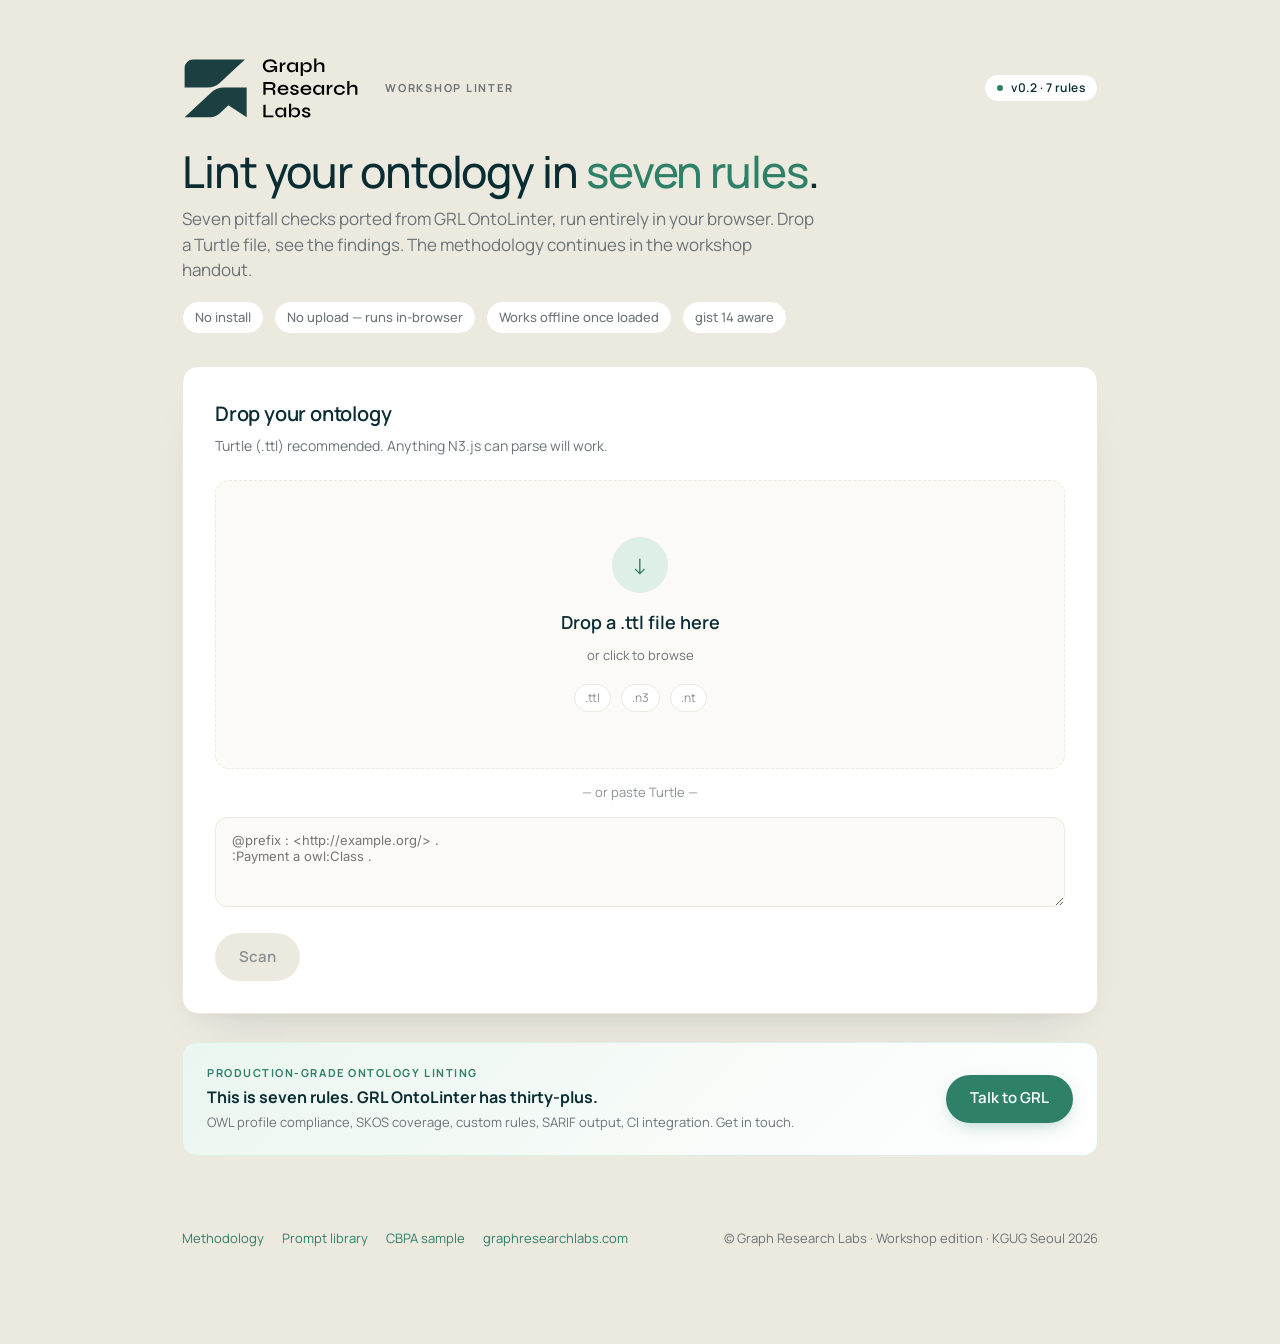
<file: docs/index.html>
<!DOCTYPE html>
<html lang="en">

<head>
  <meta charset="UTF-8" />
  <meta name="viewport" content="width=device-width, initial-scale=1.0" />
  <title>GRL Workshop Linter</title>
  <link rel="preconnect" href="https://fonts.googleapis.com">
  <link rel="preconnect" href="https://fonts.gstatic.com" crossorigin>
  <link
    href="https://fonts.googleapis.com/css2?family=Inter:wght@400;500;600;700&family=Manrope:wght@300;400;500;600;700&display=swap"
    rel="stylesheet">
  <link rel="stylesheet" href="style.css" />
  <style>
    .hide {
      display: none !important;
    }
  </style>
</head>

<body>
  <main class="page">
    <div class="page-header">
      <div class="brand">
        <img class="brand-logo" src="lib/GRLlogo.svg" alt="Graph Research Labs" />
        <span class="brand-divider"></span>
        <span class="brand-product">Workshop Linter</span>
      </div>
      <span class="tagpill">
        <span class="dot"></span>
        v0.2 · 7 rules
      </span>
    </div>

    <section class="hero">
      <h1>Lint your ontology in <span class="accent">seven rules</span>.</h1>
      <p>
        Seven pitfall checks ported from GRL OntoLinter, run entirely in your browser.
        Drop a Turtle file, see the findings. The methodology continues in the
        workshop handout.
      </p>
      <div class="meta">
        <span class="chip">No install</span>
        <span class="chip">No upload — runs in-browser</span>
        <span class="chip">Works offline once loaded</span>
        <span class="chip">gist 14 aware</span>
      </div>
    </section>

    <!-- INPUT CARD -->
    <section class="card" id="input-card">
      <h2 class="card-h">Drop your ontology</h2>
      <p class="card-sub">Turtle (.ttl) recommended. Anything N3.js can parse will work.</p>

      <div class="dropzone" id="dropzone">
        <div class="icon">↓</div>
        <p class="title">Drop a .ttl file here</p>
        <small>or click to browse</small>
        <div class="types">
          <span>.ttl</span><span>.n3</span><span>.nt</span>
        </div>
      </div>
      <input type="file" id="file-input" accept=".ttl,.n3,.nt,.rdf,.owl" style="display:none">

      <div class="dropzone-or">— or paste Turtle —</div>
      <textarea class="paste-area" id="paste-area"
        placeholder="@prefix : <http://example.org/> .&#10;:Payment a owl:Class ."></textarea>

      <div class="actions">
        <button class="btn btn-primary" id="scan-btn" disabled>Scan</button>
      </div>
    </section>

    <!-- SCAN STATE -->
    <section class="card hide" id="scan-card">
      <div class="scan-state">
        <div class="scan-engine">⚙</div>
        <h3>Running seven rules…</h3>
        <p>Parsing triples, then GIST-001 through GIST-008 plus STRUCT-002.</p>
      </div>
    </section>

    <!-- RESULT CARD -->
    <section class="card hide" id="result-card">
      <div class="summary" id="summary"></div>
      <div class="scan-meta" id="scan-meta"></div>
      <div class="findings" id="findings"></div>
      <div class="actions" style="margin-top:24px">
        <button class="btn btn-ghost" id="reset-btn">Scan another</button>
      </div>
    </section>

    <!-- UPGRADE CALLOUT -->
    <aside class="upgrade">
      <div>
        <div class="lbl">Production-grade ontology linting</div>
        <h4>This is seven rules. GRL OntoLinter has thirty-plus.</h4>
        <p>OWL profile compliance, SKOS coverage, custom rules, SARIF output, CI integration. Get in touch.</p>
      </div>
      <div class="right">
        <a class="btn btn-primary" href="mailto:dougal.watt@graphresearchlabs.com?subject=OntoLinter%20enquiry">Talk to
          GRL</a>
      </div>
    </aside>

    <footer class="foot">
      <div class="l">
        <a href="methodology.html">Methodology</a>
        <a href="prompts.html">Prompt library</a>
        <a href="examples.html">CBPA sample</a>
        <a href="https://www.graphresearchlabs.com">graphresearchlabs.com</a>
      </div>
      <div>© Graph Research Labs · Workshop edition · KGUG Seoul 2026</div>
    </footer>
  </main>

  <script src="lib/n3.min.js"></script>
  <script src="rules/_common.js"></script>
  <script src="rules/gist-001-parallel-property.js"></script>
  <script src="rules/gist-002-plan-occurrence-collapse.js"></script>
  <script src="rules/gist-003-instance-as-subclass.js"></script>
  <script src="rules/gist-004-spec-mistyped-as-category.js"></script>
  <script src="rules/gist-005-orphan-class.js"></script>
  <script src="rules/gist-008-type-as-subclass.js"></script>
  <script src="rules/struct-002-missing-annotation.js"></script>
  <script src="lint.js"></script>
</body>

</html>
</file>
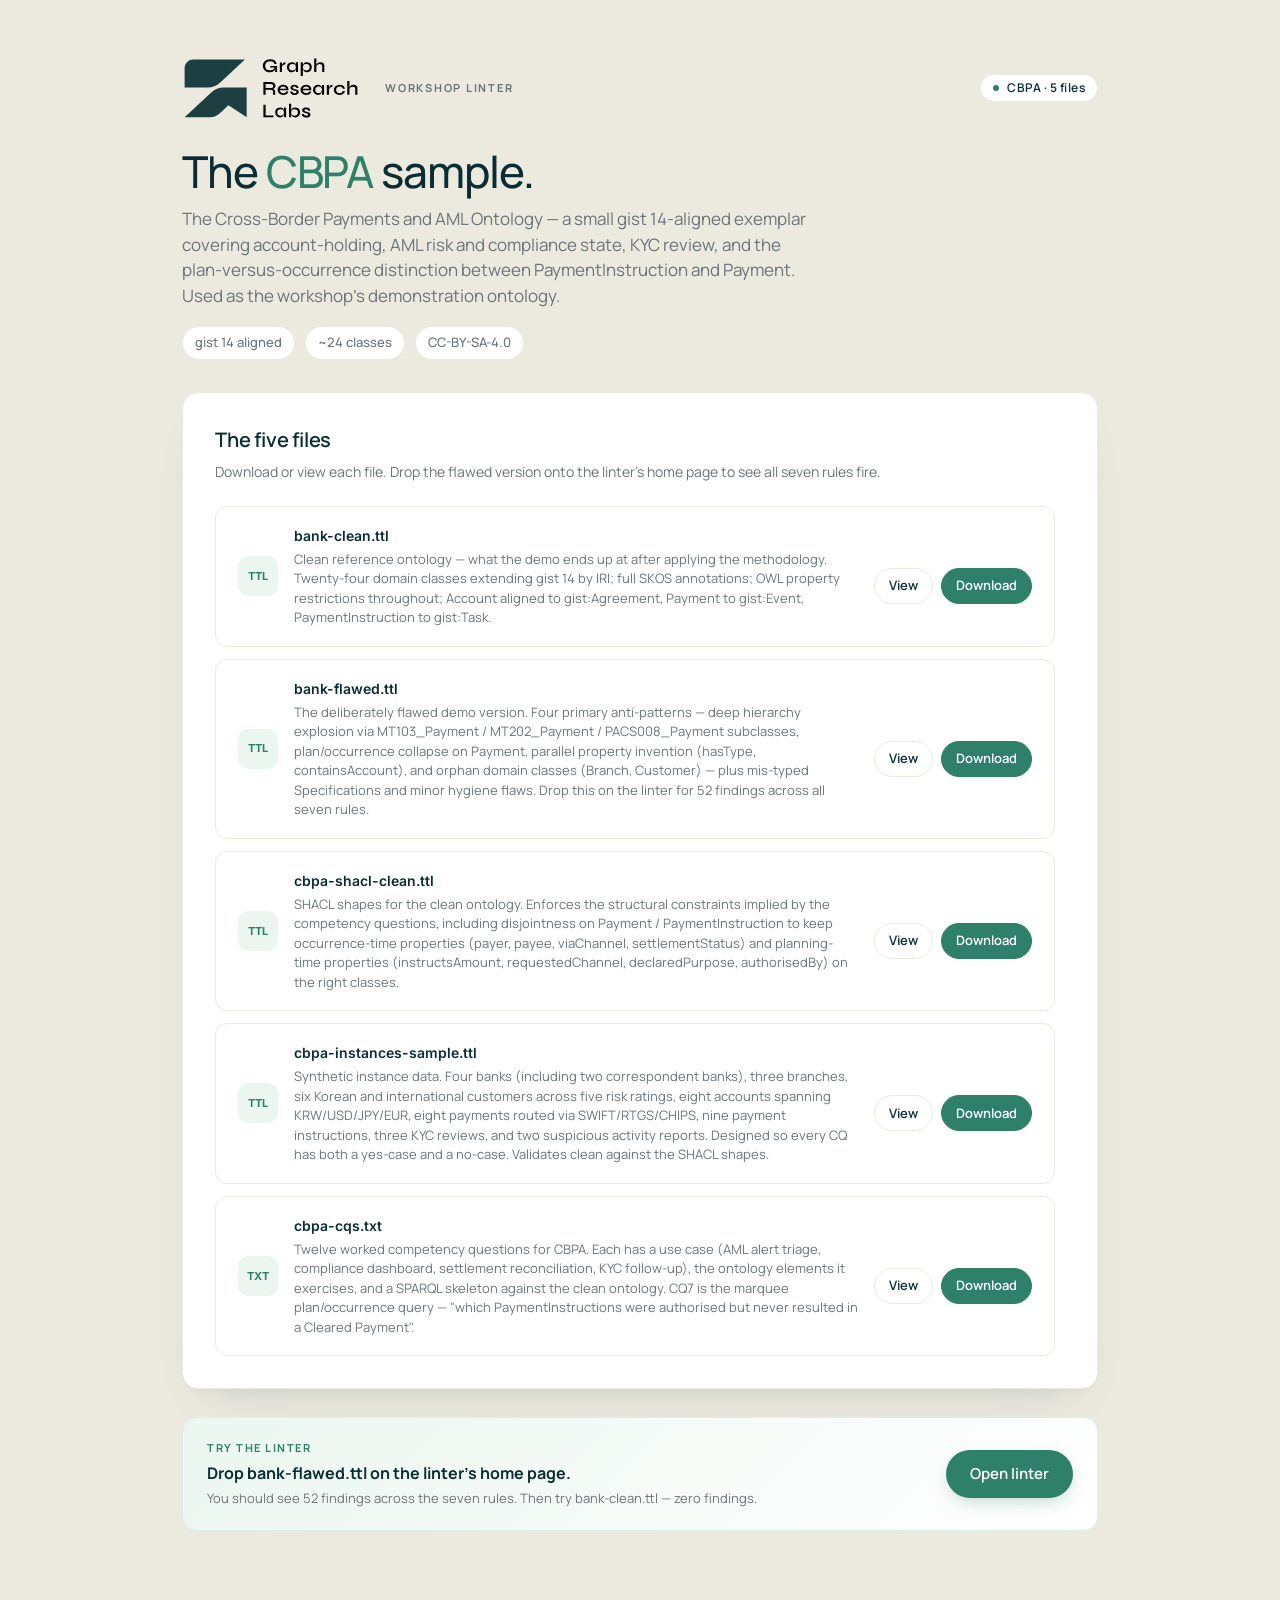
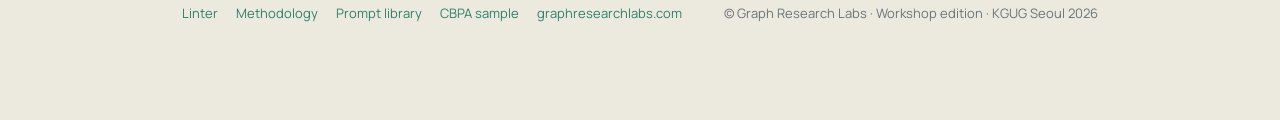
<file: docs/examples.html>
<!DOCTYPE html>
<html lang="en">
<head>
  <meta charset="UTF-8" />
  <meta name="viewport" content="width=device-width, initial-scale=1.0" />
  <title>CBPA sample · GRL Workshop Linter</title>
  <link rel="preconnect" href="https://fonts.googleapis.com">
  <link rel="preconnect" href="https://fonts.gstatic.com" crossorigin>
  <link href="https://fonts.googleapis.com/css2?family=Inter:wght@400;500;600;700&family=Manrope:wght@300;400;500;600;700&display=swap" rel="stylesheet">
  <link rel="stylesheet" href="style.css" />
</head>
<body>
  <main class="page">
    <div class="page-header">
      <a class="brand" href="index.html" style="text-decoration:none">
        <img class="brand-logo" src="lib/GRLlogo.svg" alt="Graph Research Labs" />
        <span class="brand-divider"></span>
        <span class="brand-product">Workshop Linter</span>
      </a>
      <span class="tagpill"><span class="dot"></span>CBPA · 5 files</span>
    </div>

    <section class="hero">
      <h1>The <span class="accent">CBPA</span> sample.</h1>
      <p>The Cross-Border Payments and AML Ontology — a small gist 14-aligned exemplar covering account-holding, AML risk and compliance state, KYC review, and the plan-versus-occurrence distinction between PaymentInstruction and Payment. Used as the workshop's demonstration ontology.</p>
      <div class="meta">
        <span class="chip">gist 14 aligned</span>
        <span class="chip">~24 classes</span>
        <span class="chip">CC-BY-SA-4.0</span>
      </div>
    </section>

    <section class="card">
      <h2 class="card-h">The five files</h2>
      <p class="card-sub">Download or view each file. Drop the flawed version onto the linter's home page to see all seven rules fire.</p>

      <div class="file-list">
        <div class="file-row">
          <div class="ic">TTL</div>
          <div class="meta">
            <div class="name">bank-clean.ttl</div>
            <div class="desc">Clean reference ontology — what the demo ends up at after applying the methodology. Twenty-four domain classes extending gist 14 by IRI; full SKOS annotations; OWL property restrictions throughout; Account aligned to gist:Agreement, Payment to gist:Event, PaymentInstruction to gist:Task.</div>
          </div>
          <div class="actions">
            <a class="file-btn" href="examples/cbpa/bank-clean.ttl" target="_blank">View</a>
            <a class="file-btn primary" href="examples/cbpa/bank-clean.ttl" download>Download</a>
          </div>
        </div>

        <div class="file-row">
          <div class="ic">TTL</div>
          <div class="meta">
            <div class="name">bank-flawed.ttl</div>
            <div class="desc">The deliberately flawed demo version. Four primary anti-patterns — deep hierarchy explosion via MT103_Payment / MT202_Payment / PACS008_Payment subclasses, plan/occurrence collapse on Payment, parallel property invention (hasType, containsAccount), and orphan domain classes (Branch, Customer) — plus mis-typed Specifications and minor hygiene flaws. Drop this on the linter for 52 findings across all seven rules.</div>
          </div>
          <div class="actions">
            <a class="file-btn" href="examples/cbpa/bank-flawed.ttl" target="_blank">View</a>
            <a class="file-btn primary" href="examples/cbpa/bank-flawed.ttl" download>Download</a>
          </div>
        </div>

        <div class="file-row">
          <div class="ic">TTL</div>
          <div class="meta">
            <div class="name">cbpa-shacl-clean.ttl</div>
            <div class="desc">SHACL shapes for the clean ontology. Enforces the structural constraints implied by the competency questions, including disjointness on Payment / PaymentInstruction to keep occurrence-time properties (payer, payee, viaChannel, settlementStatus) and planning-time properties (instructsAmount, requestedChannel, declaredPurpose, authorisedBy) on the right classes.</div>
          </div>
          <div class="actions">
            <a class="file-btn" href="examples/cbpa/cbpa-shacl-clean.ttl" target="_blank">View</a>
            <a class="file-btn primary" href="examples/cbpa/cbpa-shacl-clean.ttl" download>Download</a>
          </div>
        </div>

        <div class="file-row">
          <div class="ic">TTL</div>
          <div class="meta">
            <div class="name">cbpa-instances-sample.ttl</div>
            <div class="desc">Synthetic instance data. Four banks (including two correspondent banks), three branches, six Korean and international customers across five risk ratings, eight accounts spanning KRW/USD/JPY/EUR, eight payments routed via SWIFT/RTGS/CHIPS, nine payment instructions, three KYC reviews, and two suspicious activity reports. Designed so every CQ has both a yes-case and a no-case. Validates clean against the SHACL shapes.</div>
          </div>
          <div class="actions">
            <a class="file-btn" href="examples/cbpa/cbpa-instances-sample.ttl" target="_blank">View</a>
            <a class="file-btn primary" href="examples/cbpa/cbpa-instances-sample.ttl" download>Download</a>
          </div>
        </div>

        <div class="file-row">
          <div class="ic">TXT</div>
          <div class="meta">
            <div class="name">cbpa-cqs.txt</div>
            <div class="desc">Twelve worked competency questions for CBPA. Each has a use case (AML alert triage, compliance dashboard, settlement reconciliation, KYC follow-up), the ontology elements it exercises, and a SPARQL skeleton against the clean ontology. CQ7 is the marquee plan/occurrence query — "which PaymentInstructions were authorised but never resulted in a Cleared Payment".</div>
          </div>
          <div class="actions">
            <a class="file-btn" href="examples/cbpa/cbpa-cqs.txt" target="_blank">View</a>
            <a class="file-btn primary" href="examples/cbpa/cbpa-cqs.txt" download>Download</a>
          </div>
        </div>
      </div>
    </section>

    <aside class="upgrade">
      <div>
        <div class="lbl">Try the linter</div>
        <h4>Drop bank-flawed.ttl on the linter's home page.</h4>
        <p>You should see 52 findings across the seven rules. Then try bank-clean.ttl — zero findings.</p>
      </div>
      <div class="right">
        <a class="btn btn-primary" href="index.html">Open linter</a>
      </div>
    </aside>

    <footer class="foot">
      <div class="l">
        <a href="index.html">Linter</a>
        <a href="methodology.html">Methodology</a>
        <a href="prompts.html">Prompt library</a>
        <a href="examples.html">CBPA sample</a>
        <a href="https://www.graphresearchlabs.com">graphresearchlabs.com</a>
      </div>
      <div>© Graph Research Labs · Workshop edition · KGUG Seoul 2026</div>
    </footer>
  </main>
</body>
</html>
</file>
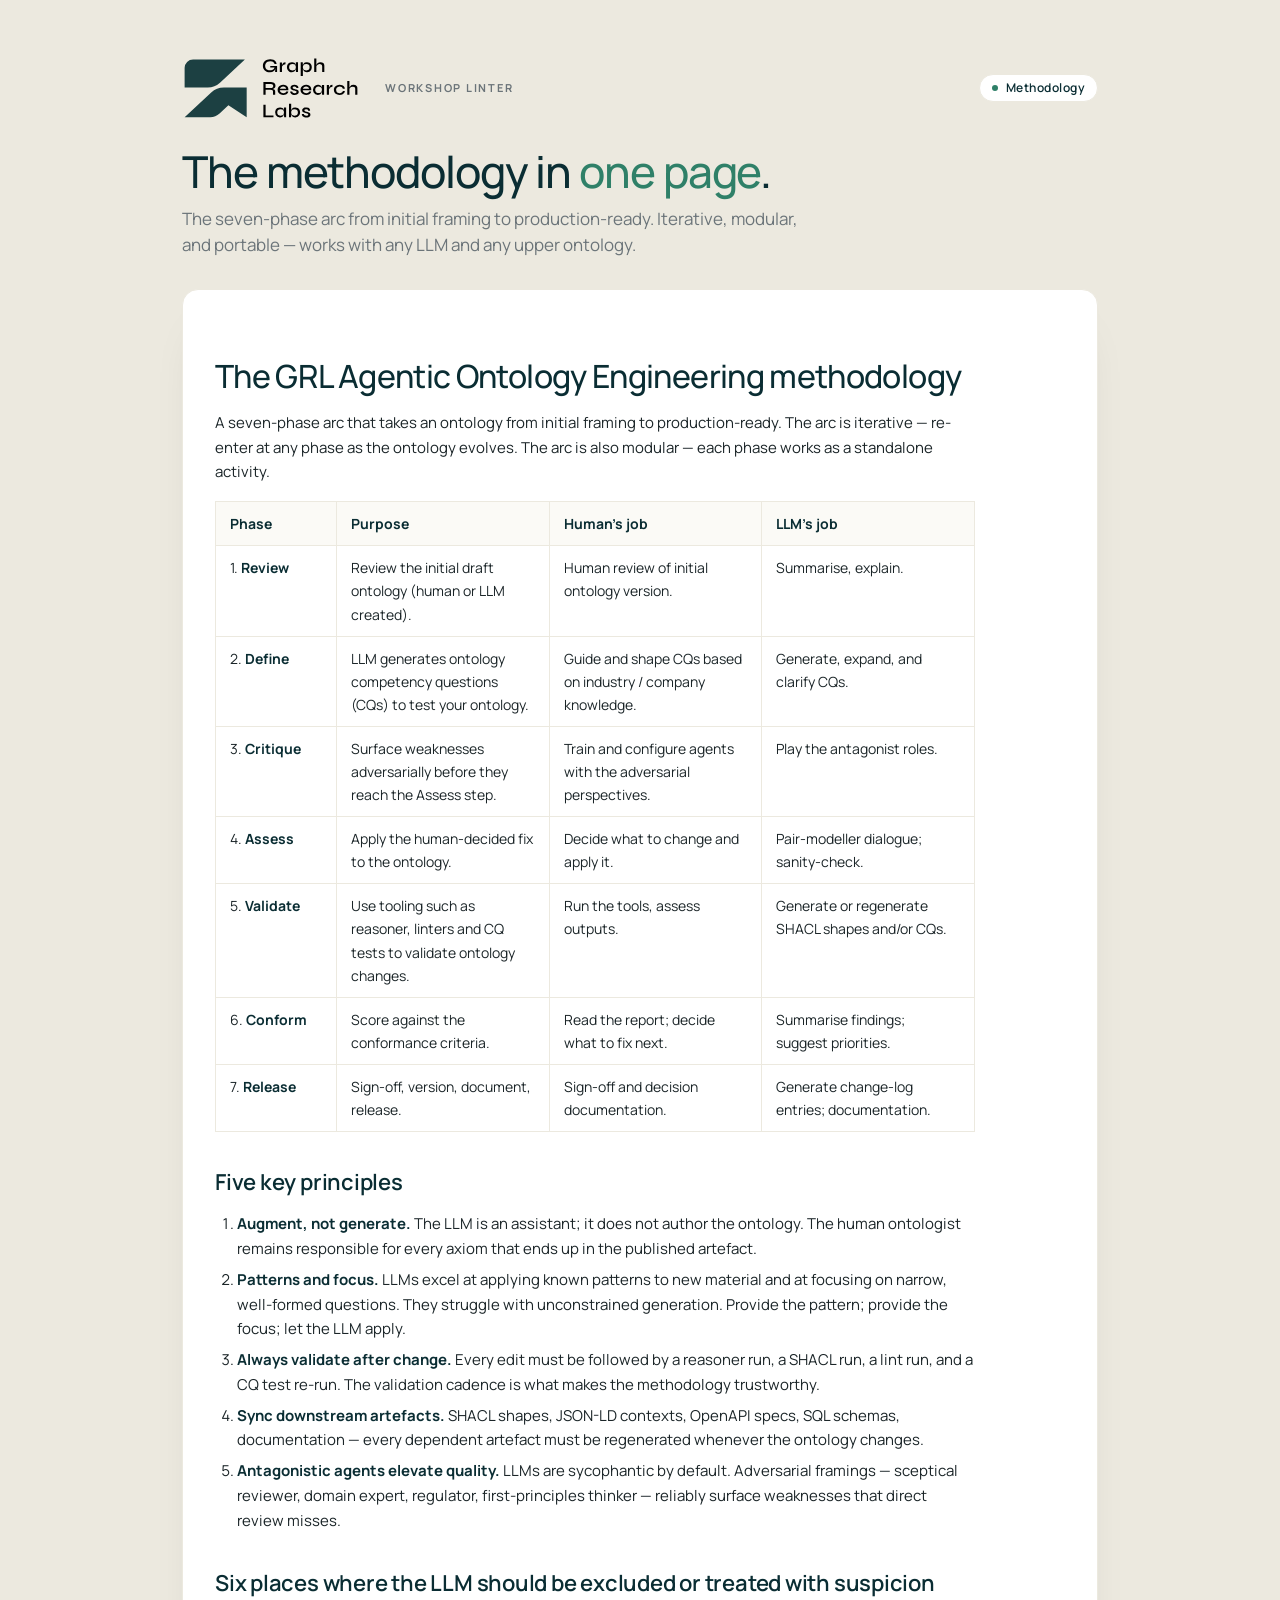
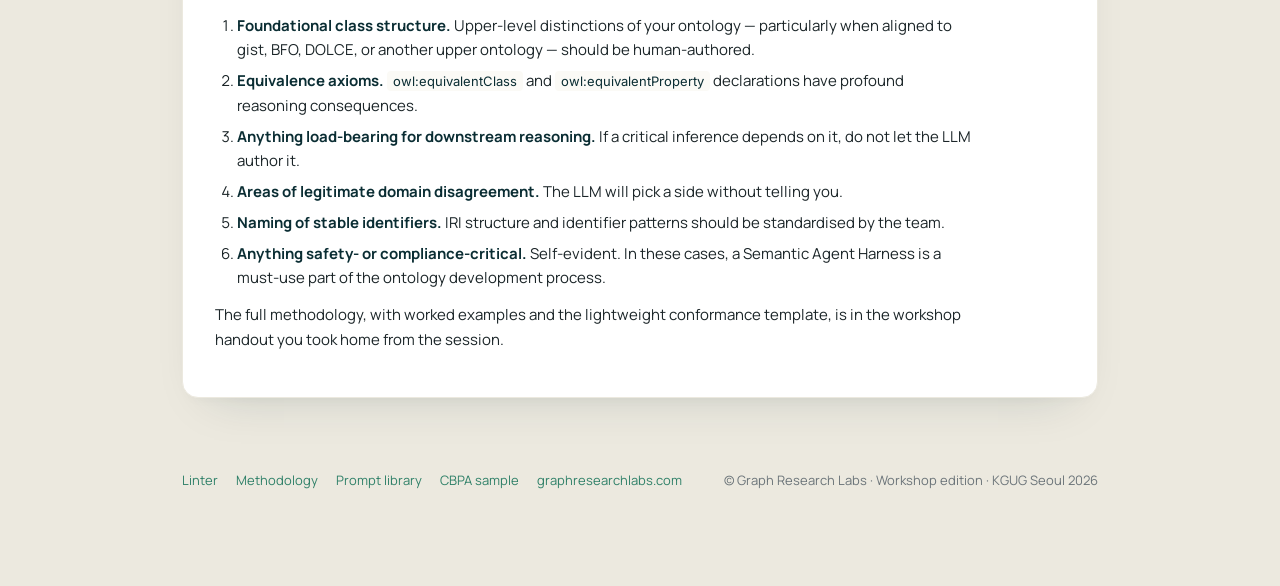
<file: docs/methodology.html>
<!DOCTYPE html>
<html lang="en">
<head>
  <meta charset="UTF-8" />
  <meta name="viewport" content="width=device-width, initial-scale=1.0" />
  <title>Methodology · GRL Workshop Linter</title>
  <link rel="preconnect" href="https://fonts.googleapis.com">
  <link rel="preconnect" href="https://fonts.gstatic.com" crossorigin>
  <link href="https://fonts.googleapis.com/css2?family=Inter:wght@400;500;600;700&family=Manrope:wght@300;400;500;600;700&display=swap" rel="stylesheet">
  <link rel="stylesheet" href="style.css" />
</head>
<body>
  <main class="page">
    <div class="page-header">
      <a class="brand" href="index.html" style="text-decoration:none">
        <img class="brand-logo" src="lib/GRLlogo.svg" alt="Graph Research Labs" />
        <span class="brand-divider"></span>
        <span class="brand-product">Workshop Linter</span>
      </a>
      <span class="tagpill"><span class="dot"></span>Methodology</span>
    </div>

    <section class="hero">
      <h1>The methodology in <span class="accent">one page</span>.</h1>
      <p>The seven-phase arc from initial framing to production-ready. Iterative, modular, and portable — works with any LLM and any upper ontology.</p>
    </section>

    <section class="card">
      <article class="prose" id="content">Loading…</article>
    </section>

    <footer class="foot">
      <div class="l">
        <a href="index.html">Linter</a>
        <a href="methodology.html">Methodology</a>
        <a href="prompts.html">Prompt library</a>
        <a href="examples.html">CBPA sample</a>
        <a href="https://www.graphresearchlabs.com">graphresearchlabs.com</a>
      </div>
      <div>© Graph Research Labs · Workshop edition · KGUG Seoul 2026</div>
    </footer>
  </main>

  <script id="md-source" type="text/markdown">
# The GRL Agentic Ontology Engineering methodology

A seven-phase arc that takes an ontology from initial framing to production-ready. The arc is iterative — re-enter at any phase as the ontology evolves. The arc is also modular — each phase works as a standalone activity.

| Phase | Purpose | Human's job | LLM's job |
|---|---|---|---|
| 1. **Review** | Review the initial draft ontology (human or LLM created). | Human review of initial ontology version. | Summarise, explain. |
| 2. **Define** | LLM generates ontology competency questions (CQs) to test your ontology. | Guide and shape CQs based on industry / company knowledge. | Generate, expand, and clarify CQs. |
| 3. **Critique** | Surface weaknesses adversarially before they reach the Assess step. | Train and configure agents with the adversarial perspectives. | Play the antagonist roles. |
| 4. **Assess** | Apply the human-decided fix to the ontology. | Decide what to change and apply it. | Pair-modeller dialogue; sanity-check. |
| 5. **Validate** | Use tooling such as reasoner, linters and CQ tests to validate ontology changes. | Run the tools, assess outputs. | Generate or regenerate SHACL shapes and/or CQs. |
| 6. **Conform** | Score against the conformance criteria. | Read the report; decide what to fix next. | Summarise findings; suggest priorities. |
| 7. **Release** | Sign-off, version, document, release. | Sign-off and decision documentation. | Generate change-log entries; documentation. |

## Five key principles

1. **Augment, not generate.** The LLM is an assistant; it does not author the ontology. The human ontologist remains responsible for every axiom that ends up in the published artefact.
2. **Patterns and focus.** LLMs excel at applying known patterns to new material and at focusing on narrow, well-formed questions. They struggle with unconstrained generation. Provide the pattern; provide the focus; let the LLM apply.
3. **Always validate after change.** Every edit must be followed by a reasoner run, a SHACL run, a lint run, and a CQ test re-run. The validation cadence is what makes the methodology trustworthy.
4. **Sync downstream artefacts.** SHACL shapes, JSON-LD contexts, OpenAPI specs, SQL schemas, documentation — every dependent artefact must be regenerated whenever the ontology changes.
5. **Antagonistic agents elevate quality.** LLMs are sycophantic by default. Adversarial framings — sceptical reviewer, domain expert, regulator, first-principles thinker — reliably surface weaknesses that direct review misses.

## Six places where the LLM should be excluded or treated with suspicion

1. **Foundational class structure.** Upper-level distinctions of your ontology — particularly when aligned to gist, BFO, DOLCE, or another upper ontology — should be human-authored.
2. **Equivalence axioms.** `owl:equivalentClass` and `owl:equivalentProperty` declarations have profound reasoning consequences.
3. **Anything load-bearing for downstream reasoning.** If a critical inference depends on it, do not let the LLM author it.
4. **Areas of legitimate domain disagreement.** The LLM will pick a side without telling you.
5. **Naming of stable identifiers.** IRI structure and identifier patterns should be standardised by the team.
6. **Anything safety- or compliance-critical.** Self-evident. In these cases, a Semantic Agent Harness is a must-use part of the ontology development process.

The full methodology, with worked examples and the lightweight conformance template, is in the workshop handout you took home from the session.

  </script>
  <script src="lib/marked.min.js"></script>
  <script>
    const md = document.getElementById('md-source').textContent;
    document.getElementById('content').innerHTML = marked.parse(md);
  </script>
</body>
</html>
</file>
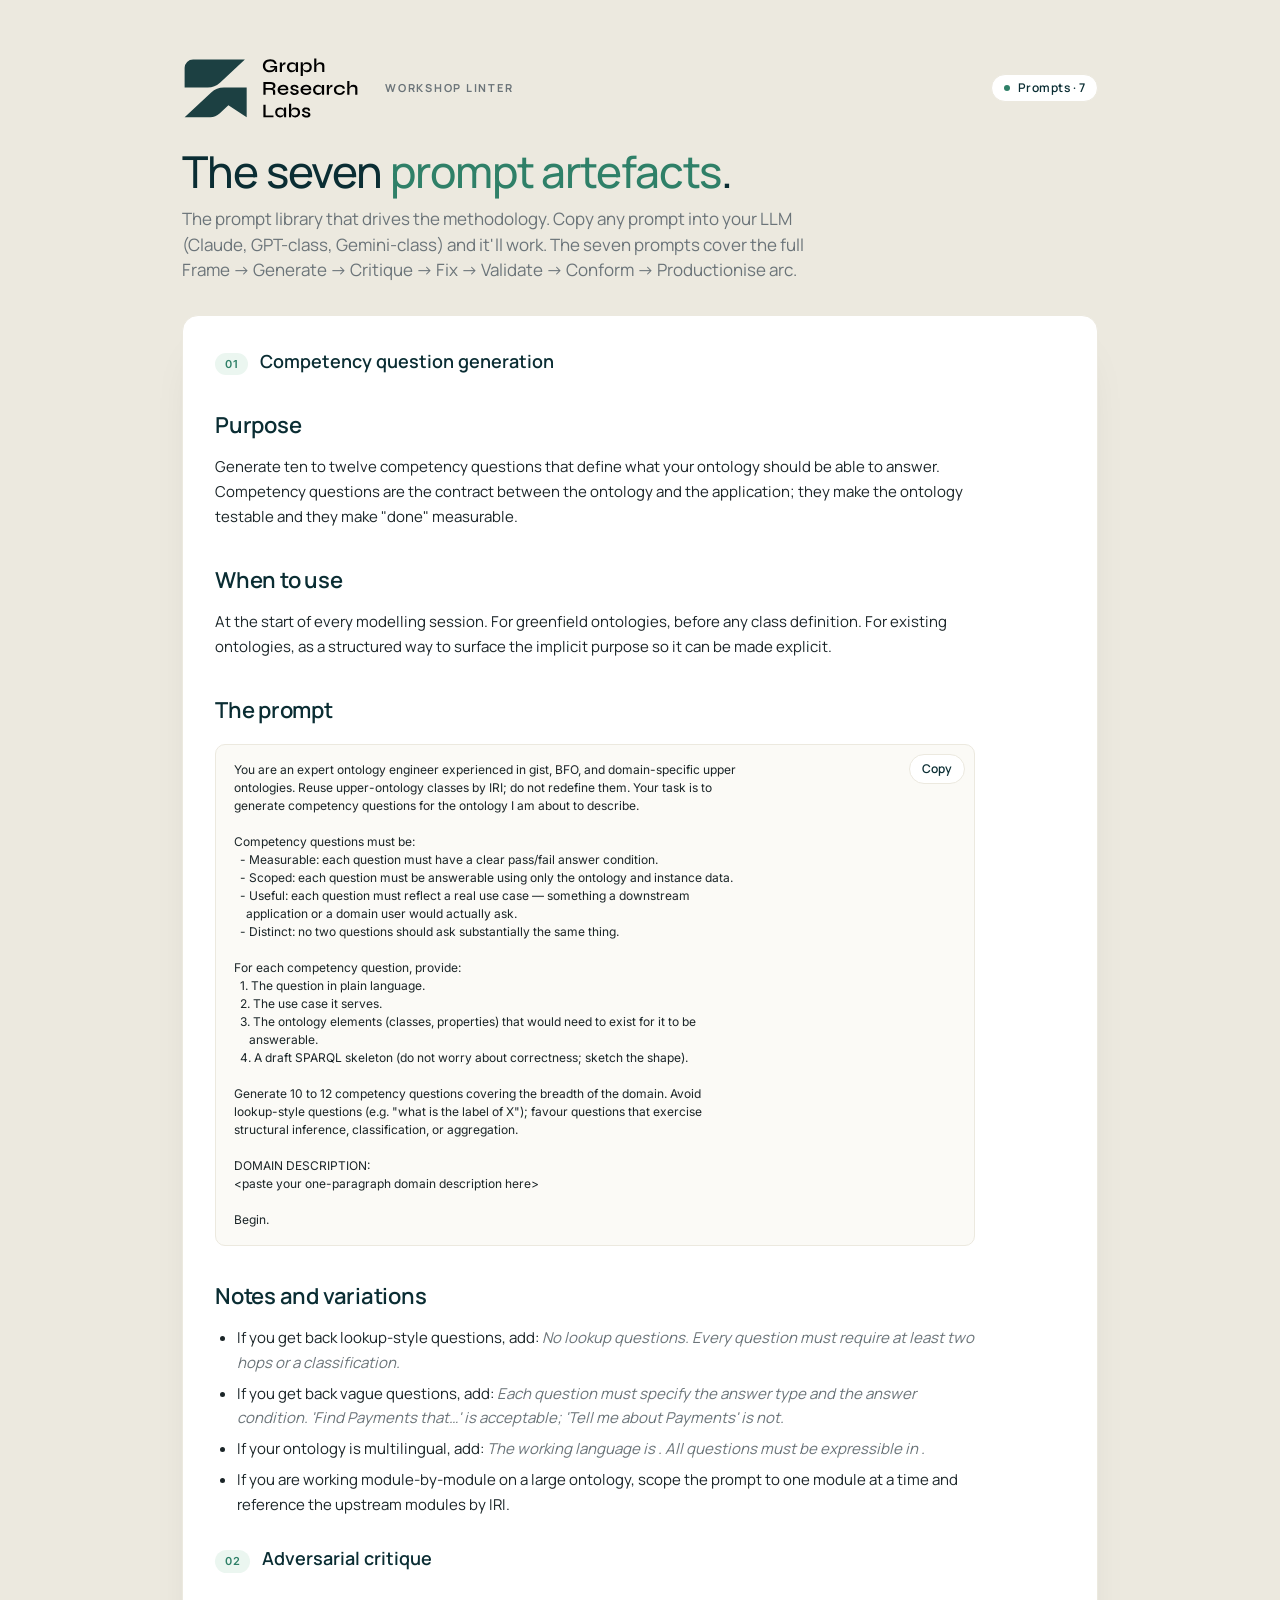
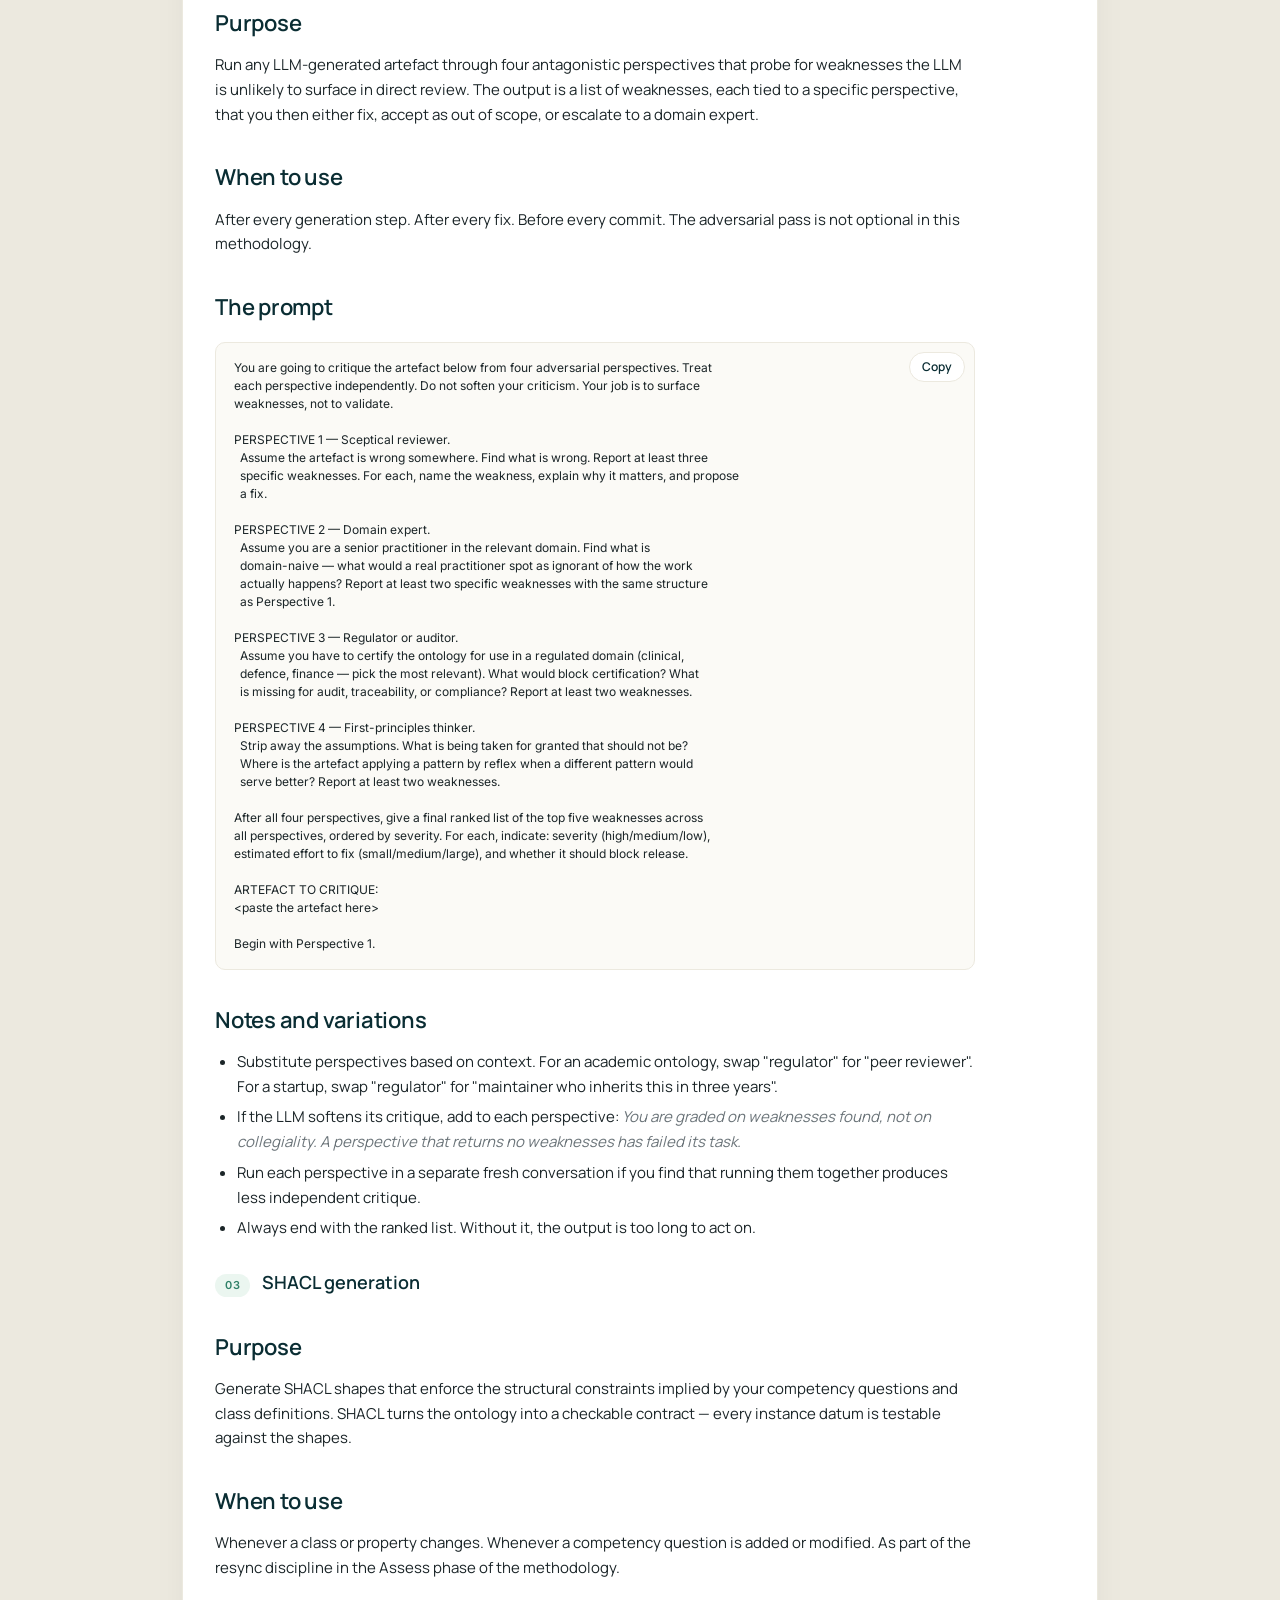
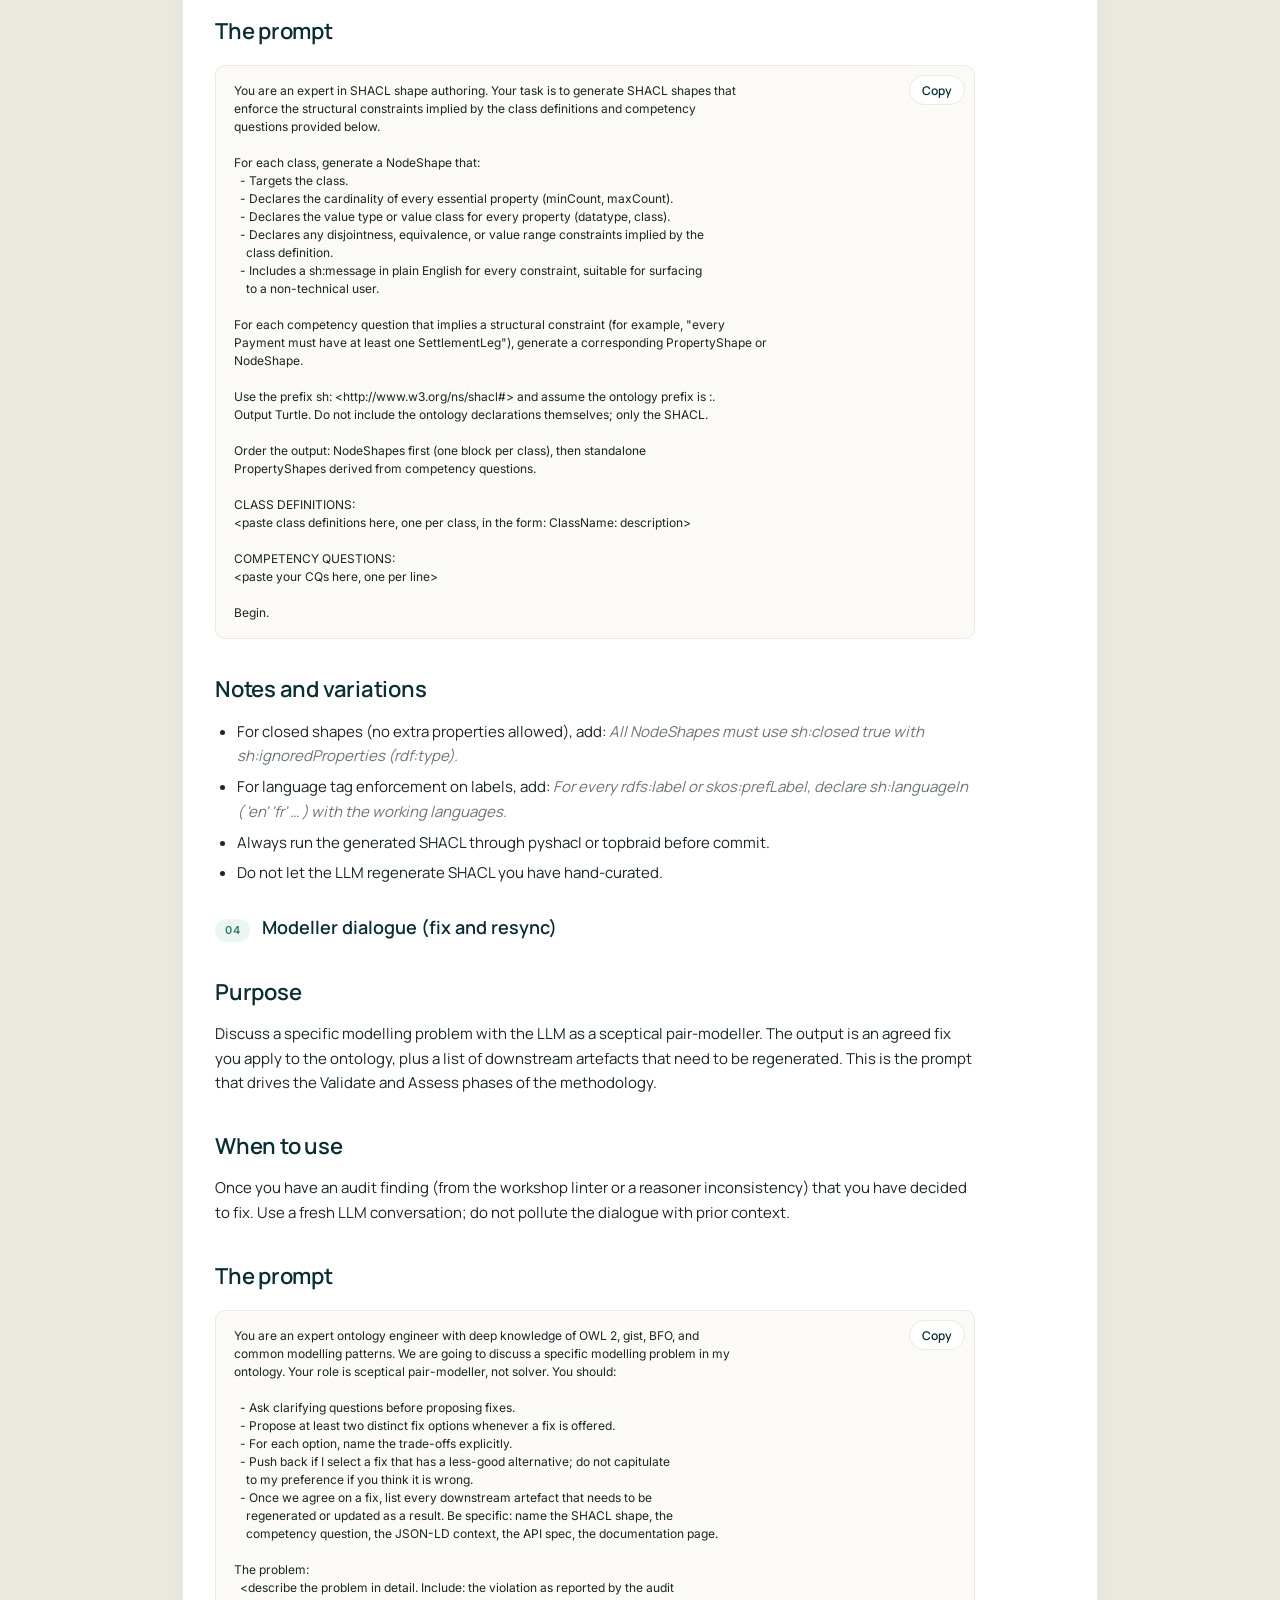
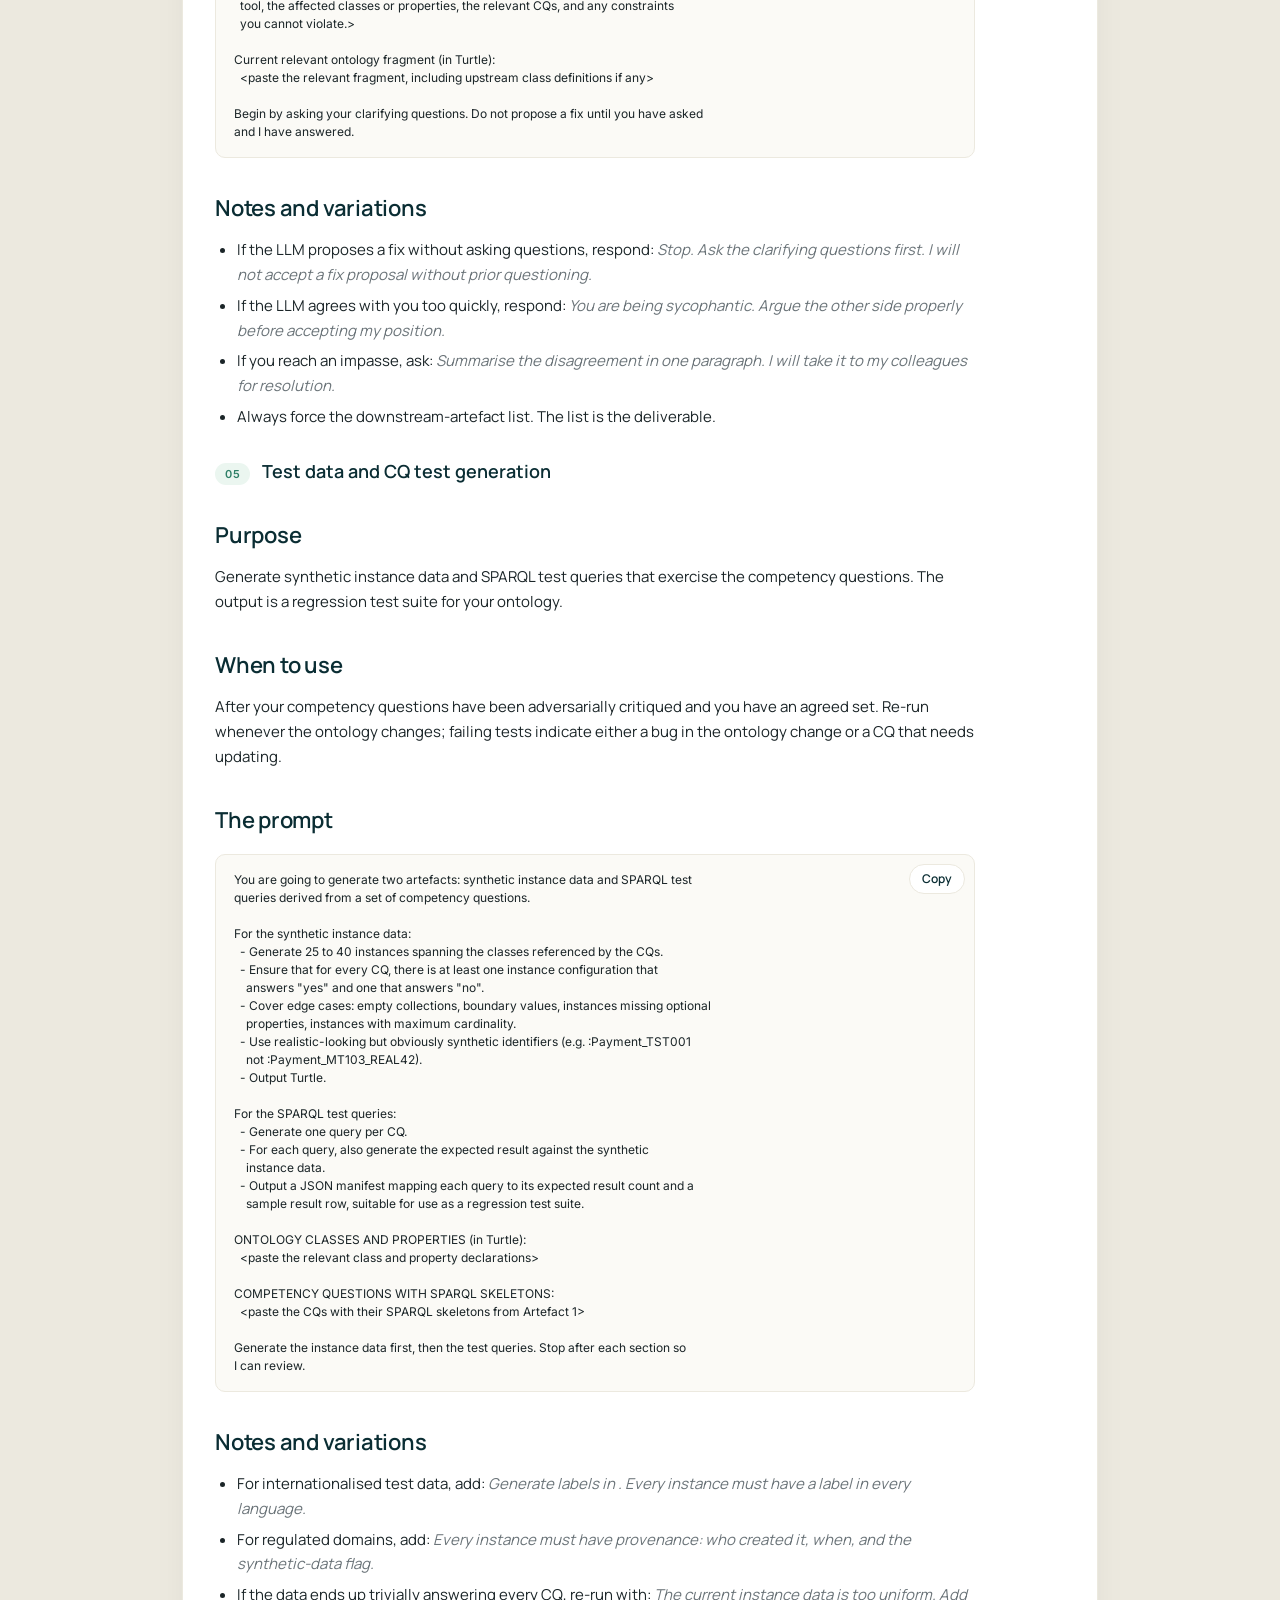
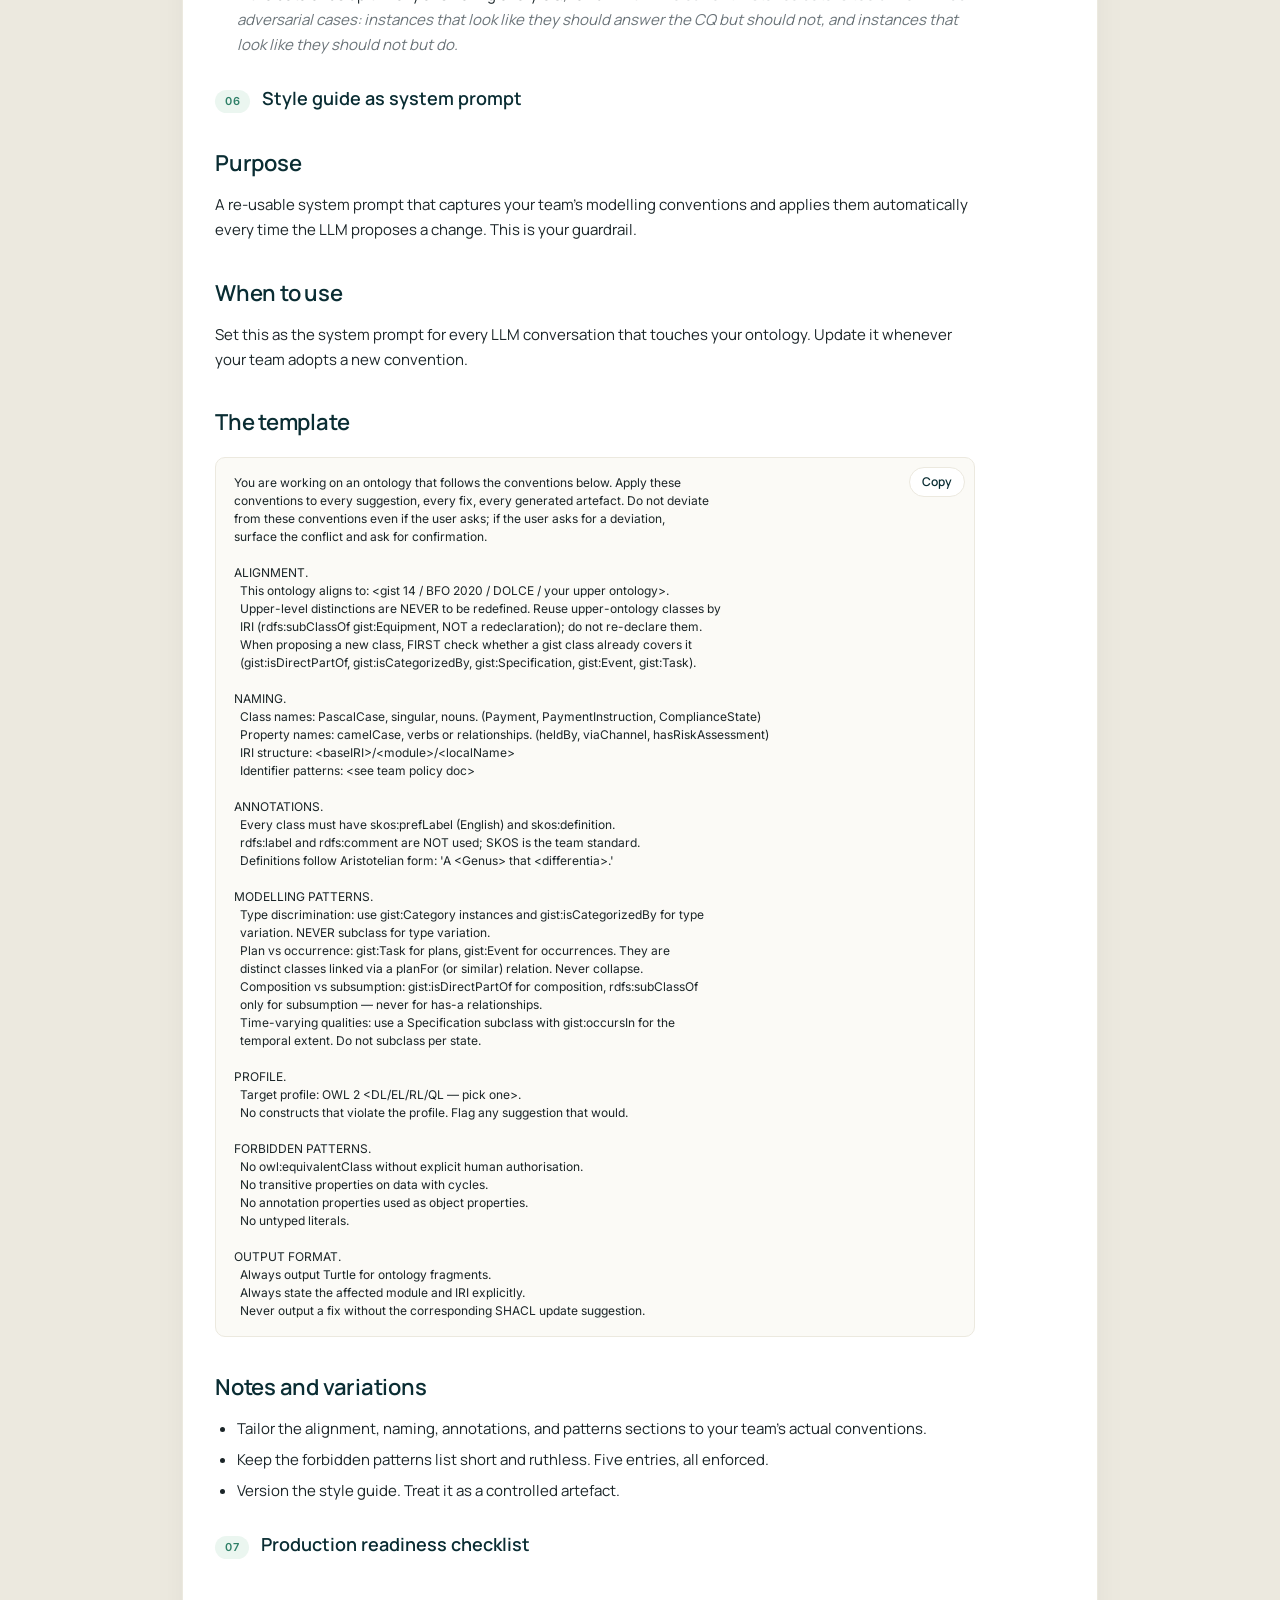
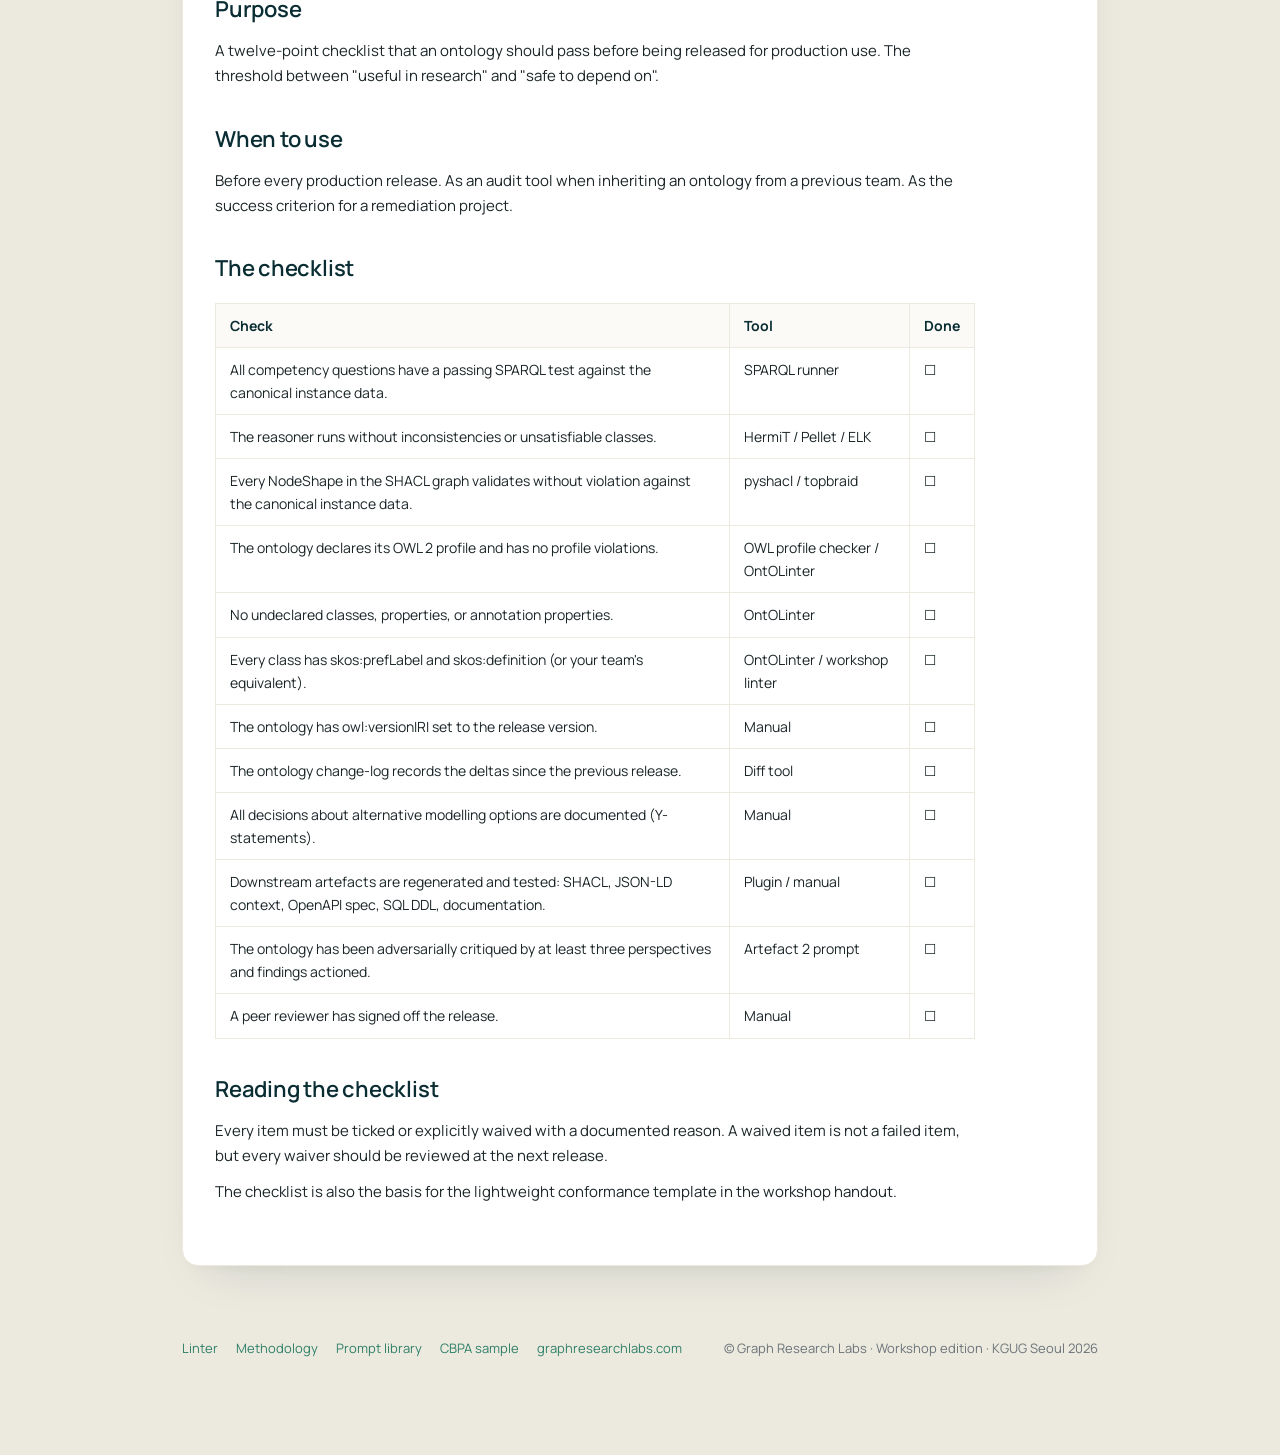
<file: docs/prompts.html>
<!DOCTYPE html>
<html lang="en">
<head>
  <meta charset="UTF-8" />
  <meta name="viewport" content="width=device-width, initial-scale=1.0" />
  <title>Prompt library · GRL Workshop Linter</title>
  <link rel="preconnect" href="https://fonts.googleapis.com">
  <link rel="preconnect" href="https://fonts.gstatic.com" crossorigin>
  <link href="https://fonts.googleapis.com/css2?family=Inter:wght@400;500;600;700&family=Manrope:wght@300;400;500;600;700&display=swap" rel="stylesheet">
  <link rel="stylesheet" href="style.css" />
</head>
<body>
  <main class="page">
    <div class="page-header">
      <a class="brand" href="index.html" style="text-decoration:none">
        <img class="brand-logo" src="lib/GRLlogo.svg" alt="Graph Research Labs" />
        <span class="brand-divider"></span>
        <span class="brand-product">Workshop Linter</span>
      </a>
      <span class="tagpill"><span class="dot"></span>Prompts · 7</span>
    </div>

    <section class="hero">
      <h1>The seven <span class="accent">prompt artefacts</span>.</h1>
      <p>The prompt library that drives the methodology. Copy any prompt into your LLM (Claude, GPT-class, Gemini-class) and it'll work. The seven prompts cover the full Frame → Generate → Critique → Fix → Validate → Conform → Productionise arc.</p>
    </section>

    <section class="card">
      <div id="prompts">Loading…</div>
    </section>

    <footer class="foot">
      <div class="l">
        <a href="index.html">Linter</a>
        <a href="methodology.html">Methodology</a>
        <a href="prompts.html">Prompt library</a>
        <a href="examples.html">CBPA sample</a>
        <a href="https://www.graphresearchlabs.com">graphresearchlabs.com</a>
      </div>
      <div>© Graph Research Labs · Workshop edition · KGUG Seoul 2026</div>
    </footer>
  </main>

<script class="prompt-md" data-num="01" data-title="Competency question generation" type="text/markdown">
## Purpose

Generate ten to twelve competency questions that define what your ontology should be able to answer. Competency questions are the contract between the ontology and the application; they make the ontology testable and they make "done" measurable.

## When to use

At the start of every modelling session. For greenfield ontologies, before any class definition. For existing ontologies, as a structured way to surface the implicit purpose so it can be made explicit.

## The prompt

```
You are an expert ontology engineer experienced in gist, BFO, and domain-specific upper
ontologies. Reuse upper-ontology classes by IRI; do not redefine them. Your task is to
generate competency questions for the ontology I am about to describe.

Competency questions must be:
  - Measurable: each question must have a clear pass/fail answer condition.
  - Scoped: each question must be answerable using only the ontology and instance data.
  - Useful: each question must reflect a real use case — something a downstream
    application or a domain user would actually ask.
  - Distinct: no two questions should ask substantially the same thing.

For each competency question, provide:
  1. The question in plain language.
  2. The use case it serves.
  3. The ontology elements (classes, properties) that would need to exist for it to be
     answerable.
  4. A draft SPARQL skeleton (do not worry about correctness; sketch the shape).

Generate 10 to 12 competency questions covering the breadth of the domain. Avoid
lookup-style questions (e.g. "what is the label of X"); favour questions that exercise
structural inference, classification, or aggregation.

DOMAIN DESCRIPTION:
<paste your one-paragraph domain description here>

Begin.
```

## Notes and variations

- If you get back lookup-style questions, add: *No lookup questions. Every question must require at least two hops or a classification.*
- If you get back vague questions, add: *Each question must specify the answer type and the answer condition. 'Find Payments that…' is acceptable; 'Tell me about Payments' is not.*
- If your ontology is multilingual, add: *The working language is <language>. All questions must be expressible in <language>.*
- If you are working module-by-module on a large ontology, scope the prompt to one module at a time and reference the upstream modules by IRI.

</script>

<script class="prompt-md" data-num="02" data-title="Adversarial critique" type="text/markdown">
## Purpose

Run any LLM-generated artefact through four antagonistic perspectives that probe for weaknesses the LLM is unlikely to surface in direct review. The output is a list of weaknesses, each tied to a specific perspective, that you then either fix, accept as out of scope, or escalate to a domain expert.

## When to use

After every generation step. After every fix. Before every commit. The adversarial pass is not optional in this methodology.

## The prompt

```
You are going to critique the artefact below from four adversarial perspectives. Treat
each perspective independently. Do not soften your criticism. Your job is to surface
weaknesses, not to validate.

PERSPECTIVE 1 — Sceptical reviewer.
  Assume the artefact is wrong somewhere. Find what is wrong. Report at least three
  specific weaknesses. For each, name the weakness, explain why it matters, and propose
  a fix.

PERSPECTIVE 2 — Domain expert.
  Assume you are a senior practitioner in the relevant domain. Find what is
  domain-naive — what would a real practitioner spot as ignorant of how the work
  actually happens? Report at least two specific weaknesses with the same structure
  as Perspective 1.

PERSPECTIVE 3 — Regulator or auditor.
  Assume you have to certify the ontology for use in a regulated domain (clinical,
  defence, finance — pick the most relevant). What would block certification? What
  is missing for audit, traceability, or compliance? Report at least two weaknesses.

PERSPECTIVE 4 — First-principles thinker.
  Strip away the assumptions. What is being taken for granted that should not be?
  Where is the artefact applying a pattern by reflex when a different pattern would
  serve better? Report at least two weaknesses.

After all four perspectives, give a final ranked list of the top five weaknesses across
all perspectives, ordered by severity. For each, indicate: severity (high/medium/low),
estimated effort to fix (small/medium/large), and whether it should block release.

ARTEFACT TO CRITIQUE:
<paste the artefact here>

Begin with Perspective 1.
```

## Notes and variations

- Substitute perspectives based on context. For an academic ontology, swap "regulator" for "peer reviewer". For a startup, swap "regulator" for "maintainer who inherits this in three years".
- If the LLM softens its critique, add to each perspective: *You are graded on weaknesses found, not on collegiality. A perspective that returns no weaknesses has failed its task.*
- Run each perspective in a separate fresh conversation if you find that running them together produces less independent critique.
- Always end with the ranked list. Without it, the output is too long to act on.

</script>

<script class="prompt-md" data-num="03" data-title="SHACL generation" type="text/markdown">
## Purpose

Generate SHACL shapes that enforce the structural constraints implied by your competency questions and class definitions. SHACL turns the ontology into a checkable contract — every instance datum is testable against the shapes.

## When to use

Whenever a class or property changes. Whenever a competency question is added or modified. As part of the resync discipline in the Assess phase of the methodology.

## The prompt

```
You are an expert in SHACL shape authoring. Your task is to generate SHACL shapes that
enforce the structural constraints implied by the class definitions and competency
questions provided below.

For each class, generate a NodeShape that:
  - Targets the class.
  - Declares the cardinality of every essential property (minCount, maxCount).
  - Declares the value type or value class for every property (datatype, class).
  - Declares any disjointness, equivalence, or value range constraints implied by the
    class definition.
  - Includes a sh:message in plain English for every constraint, suitable for surfacing
    to a non-technical user.

For each competency question that implies a structural constraint (for example, "every
Payment must have at least one SettlementLeg"), generate a corresponding PropertyShape or
NodeShape.

Use the prefix sh: <http://www.w3.org/ns/shacl#> and assume the ontology prefix is :.
Output Turtle. Do not include the ontology declarations themselves; only the SHACL.

Order the output: NodeShapes first (one block per class), then standalone
PropertyShapes derived from competency questions.

CLASS DEFINITIONS:
<paste class definitions here, one per class, in the form: ClassName: description>

COMPETENCY QUESTIONS:
<paste your CQs here, one per line>

Begin.
```

## Notes and variations

- For closed shapes (no extra properties allowed), add: *All NodeShapes must use sh:closed true with sh:ignoredProperties (rdf:type).*
- For language tag enforcement on labels, add: *For every rdfs:label or skos:prefLabel, declare sh:languageIn ( 'en' 'fr' … ) with the working languages.*
- Always run the generated SHACL through pyshacl or topbraid before commit.
- Do not let the LLM regenerate SHACL you have hand-curated.

</script>

<script class="prompt-md" data-num="04" data-title="Modeller dialogue (fix and resync)" type="text/markdown">
## Purpose

Discuss a specific modelling problem with the LLM as a sceptical pair-modeller. The output is an agreed fix you apply to the ontology, plus a list of downstream artefacts that need to be regenerated. This is the prompt that drives the Validate and Assess phases of the methodology.

## When to use

Once you have an audit finding (from the workshop linter or a reasoner inconsistency) that you have decided to fix. Use a fresh LLM conversation; do not pollute the dialogue with prior context.

## The prompt

```
You are an expert ontology engineer with deep knowledge of OWL 2, gist, BFO, and
common modelling patterns. We are going to discuss a specific modelling problem in my
ontology. Your role is sceptical pair-modeller, not solver. You should:

  - Ask clarifying questions before proposing fixes.
  - Propose at least two distinct fix options whenever a fix is offered.
  - For each option, name the trade-offs explicitly.
  - Push back if I select a fix that has a less-good alternative; do not capitulate
    to my preference if you think it is wrong.
  - Once we agree on a fix, list every downstream artefact that needs to be
    regenerated or updated as a result. Be specific: name the SHACL shape, the
    competency question, the JSON-LD context, the API spec, the documentation page.

The problem:
  <describe the problem in detail. Include: the violation as reported by the audit
  tool, the affected classes or properties, the relevant CQs, and any constraints
  you cannot violate.>

Current relevant ontology fragment (in Turtle):
  <paste the relevant fragment, including upstream class definitions if any>

Begin by asking your clarifying questions. Do not propose a fix until you have asked
and I have answered.
```

## Notes and variations

- If the LLM proposes a fix without asking questions, respond: *Stop. Ask the clarifying questions first. I will not accept a fix proposal without prior questioning.*
- If the LLM agrees with you too quickly, respond: *You are being sycophantic. Argue the other side properly before accepting my position.*
- If you reach an impasse, ask: *Summarise the disagreement in one paragraph. I will take it to my colleagues for resolution.*
- Always force the downstream-artefact list. The list is the deliverable.

</script>

<script class="prompt-md" data-num="05" data-title="Test data and CQ test generation" type="text/markdown">
## Purpose

Generate synthetic instance data and SPARQL test queries that exercise the competency questions. The output is a regression test suite for your ontology.

## When to use

After your competency questions have been adversarially critiqued and you have an agreed set. Re-run whenever the ontology changes; failing tests indicate either a bug in the ontology change or a CQ that needs updating.

## The prompt

```
You are going to generate two artefacts: synthetic instance data and SPARQL test
queries derived from a set of competency questions.

For the synthetic instance data:
  - Generate 25 to 40 instances spanning the classes referenced by the CQs.
  - Ensure that for every CQ, there is at least one instance configuration that
    answers "yes" and one that answers "no".
  - Cover edge cases: empty collections, boundary values, instances missing optional
    properties, instances with maximum cardinality.
  - Use realistic-looking but obviously synthetic identifiers (e.g. :Payment_TST001
    not :Payment_MT103_REAL42).
  - Output Turtle.

For the SPARQL test queries:
  - Generate one query per CQ.
  - For each query, also generate the expected result against the synthetic
    instance data.
  - Output a JSON manifest mapping each query to its expected result count and a
    sample result row, suitable for use as a regression test suite.

ONTOLOGY CLASSES AND PROPERTIES (in Turtle):
  <paste the relevant class and property declarations>

COMPETENCY QUESTIONS WITH SPARQL SKELETONS:
  <paste the CQs with their SPARQL skeletons from Artefact 1>

Generate the instance data first, then the test queries. Stop after each section so
I can review.
```

## Notes and variations

- For internationalised test data, add: *Generate labels in <list of languages>. Every instance must have a label in every language.*
- For regulated domains, add: *Every instance must have provenance: who created it, when, and the synthetic-data flag.*
- If the data ends up trivially answering every CQ, re-run with: *The current instance data is too uniform. Add adversarial cases: instances that look like they should answer the CQ but should not, and instances that look like they should not but do.*

</script>

<script class="prompt-md" data-num="06" data-title="Style guide as system prompt" type="text/markdown">
## Purpose

A re-usable system prompt that captures your team's modelling conventions and applies them automatically every time the LLM proposes a change. This is your guardrail.

## When to use

Set this as the system prompt for every LLM conversation that touches your ontology. Update it whenever your team adopts a new convention.

## The template

```
You are working on an ontology that follows the conventions below. Apply these
conventions to every suggestion, every fix, every generated artefact. Do not deviate
from these conventions even if the user asks; if the user asks for a deviation,
surface the conflict and ask for confirmation.

ALIGNMENT.
  This ontology aligns to: <gist 14 / BFO 2020 / DOLCE / your upper ontology>.
  Upper-level distinctions are NEVER to be redefined. Reuse upper-ontology classes by
  IRI (rdfs:subClassOf gist:Equipment, NOT a redeclaration); do not re-declare them.
  When proposing a new class, FIRST check whether a gist class already covers it
  (gist:isDirectPartOf, gist:isCategorizedBy, gist:Specification, gist:Event, gist:Task).

NAMING.
  Class names: PascalCase, singular, nouns. (Payment, PaymentInstruction, ComplianceState)
  Property names: camelCase, verbs or relationships. (heldBy, viaChannel, hasRiskAssessment)
  IRI structure: <baseIRI>/<module>/<localName>
  Identifier patterns: <see team policy doc>

ANNOTATIONS.
  Every class must have skos:prefLabel (English) and skos:definition.
  rdfs:label and rdfs:comment are NOT used; SKOS is the team standard.
  Definitions follow Aristotelian form: 'A <Genus> that <differentia>.'

MODELLING PATTERNS.
  Type discrimination: use gist:Category instances and gist:isCategorizedBy for type
  variation. NEVER subclass for type variation.
  Plan vs occurrence: gist:Task for plans, gist:Event for occurrences. They are
  distinct classes linked via a planFor (or similar) relation. Never collapse.
  Composition vs subsumption: gist:isDirectPartOf for composition, rdfs:subClassOf
  only for subsumption — never for has-a relationships.
  Time-varying qualities: use a Specification subclass with gist:occursIn for the
  temporal extent. Do not subclass per state.

PROFILE.
  Target profile: OWL 2 <DL/EL/RL/QL — pick one>.
  No constructs that violate the profile. Flag any suggestion that would.

FORBIDDEN PATTERNS.
  No owl:equivalentClass without explicit human authorisation.
  No transitive properties on data with cycles.
  No annotation properties used as object properties.
  No untyped literals.

OUTPUT FORMAT.
  Always output Turtle for ontology fragments.
  Always state the affected module and IRI explicitly.
  Never output a fix without the corresponding SHACL update suggestion.
```

## Notes and variations

- Tailor the alignment, naming, annotations, and patterns sections to your team's actual conventions.
- Keep the forbidden patterns list short and ruthless. Five entries, all enforced.
- Version the style guide. Treat it as a controlled artefact.

</script>

<script class="prompt-md" data-num="07" data-title="Production readiness checklist" type="text/markdown">
## Purpose

A twelve-point checklist that an ontology should pass before being released for production use. The threshold between "useful in research" and "safe to depend on".

## When to use

Before every production release. As an audit tool when inheriting an ontology from a previous team. As the success criterion for a remediation project.

## The checklist

| Check | Tool | Done |
|---|---|---|
| All competency questions have a passing SPARQL test against the canonical instance data. | SPARQL runner | ☐ |
| The reasoner runs without inconsistencies or unsatisfiable classes. | HermiT / Pellet / ELK | ☐ |
| Every NodeShape in the SHACL graph validates without violation against the canonical instance data. | pyshacl / topbraid | ☐ |
| The ontology declares its OWL 2 profile and has no profile violations. | OWL profile checker / OntOLinter | ☐ |
| No undeclared classes, properties, or annotation properties. | OntOLinter | ☐ |
| Every class has skos:prefLabel and skos:definition (or your team's equivalent). | OntOLinter / workshop linter | ☐ |
| The ontology has owl:versionIRI set to the release version. | Manual | ☐ |
| The ontology change-log records the deltas since the previous release. | Diff tool | ☐ |
| All decisions about alternative modelling options are documented (Y-statements). | Manual | ☐ |
| Downstream artefacts are regenerated and tested: SHACL, JSON-LD context, OpenAPI spec, SQL DDL, documentation. | Plugin / manual | ☐ |
| The ontology has been adversarially critiqued by at least three perspectives and findings actioned. | Artefact 2 prompt | ☐ |
| A peer reviewer has signed off the release. | Manual | ☐ |

## Reading the checklist

Every item must be ticked or explicitly waived with a documented reason. A waived item is not a failed item, but every waiver should be reviewed at the next release.

The checklist is also the basis for the lightweight conformance template in the workshop handout.

</script>

  <script src="lib/marked.min.js"></script>
  <script>
    function makeCard(num, title, html) {
      const wrap = document.createElement('div');
      wrap.className = 'prompt-card';
      wrap.innerHTML = `
        <div class="head">
          <span class="num">${num}</span>
          <h2 style="margin:0;font-family:'Manrope',sans-serif;font-weight:600;font-size:18px;color:var(--teal-ink);">${title}</h2>
        </div>
        <div class="prose">${html}</div>
      `;
      wrap.querySelectorAll('pre').forEach(pre => {
        const wrapPre = document.createElement('div');
        wrapPre.className = 'copy-wrap';
        const btn = document.createElement('button');
        btn.className = 'copy-btn';
        btn.textContent = 'Copy';
        btn.addEventListener('click', async () => {
          try {
            await navigator.clipboard.writeText(pre.innerText);
            btn.textContent = 'Copied';
            btn.classList.add('done');
            setTimeout(() => { btn.textContent = 'Copy'; btn.classList.remove('done'); }, 1500);
          } catch (e) { btn.textContent = 'Failed'; }
        });
        pre.parentNode.insertBefore(wrapPre, pre);
        wrapPre.appendChild(pre);
        wrapPre.appendChild(btn);
      });
      return wrap;
    }

    const target = document.getElementById('prompts');
    target.innerHTML = '';
    document.querySelectorAll('script.prompt-md').forEach(s => {
      const html = marked.parse(s.textContent.trim());
      target.appendChild(makeCard(s.dataset.num, s.dataset.title, html));
    });
  </script>
</body>
</html>
</file>
<file: docs/style.css>
/* GRL Workshop Linter — design system from grl-design-v2 */

:root {
  --teal:#0D3D44;       --teal-ink:#0A2D33;
  --mint:#DEEFE5;       --mint-soft:#EBF6F0;
  --mint-ink:#2F8068;   --mint-deep:#1F6D58;
  --peach:#FCE8DC;      --peach-soft:#FEF4ED;  --peach-ink:#C25B2F;
  --amber:#F4D9A0;      --amber-ink:#9C6A1A;
  --paper:#FBFAF6;
  --line:#ECE9DF;       --line-2:#F5F2EA;
  --text:#1B2528;       --muted:#6B7479;       --muted-2:#8B9094;
  --mono: 'Inter', ui-monospace, SFMono-Regular, Menlo, monospace;
}

*, *::before, *::after { box-sizing: border-box; }
html, body { margin: 0; padding: 0; }

body {
  font-family: 'Manrope', system-ui, -apple-system, sans-serif;
  background: #ECE9DF;
  color: var(--text);
  -webkit-font-smoothing: antialiased;
  line-height: 1.5;
}

a { color: var(--mint-ink); text-decoration: none; }
a:hover { text-decoration: underline; }

/* PAGE FRAME */
.page  { max-width: 980px; margin: 0 auto; padding: 56px 32px 96px; }
.page-header { margin-bottom: 28px; display: flex; align-items: center; justify-content: space-between; gap: 24px; flex-wrap: wrap; }

.brand { display: flex; align-items: center; gap: 12px; line-height: 1.1; }
.brand-logo { height: 64px; width: auto; display: block; }
.brand-divider { width: 1px; height: 64px; background: var(--line); display: inline-block; }
.brand-product {
  font-size: 11px; font-weight: 700; color: var(--muted);
  letter-spacing: 0.16em; text-transform: uppercase;
}

.tagpill {
  display: inline-flex; align-items: center; gap: 8px;
  padding: 4px 12px; border-radius: 999px;
  background: white; border: 1px solid var(--line);
  font-size: 12px; font-weight: 600; color: var(--teal-ink);
  letter-spacing: 0.04em;
}
.tagpill .dot { width: 6px; height: 6px; border-radius: 50%; background: var(--mint-ink); }

/* HERO */
.hero h1 {
  font-family: 'Manrope', sans-serif;
  font-weight: 500; font-size: 44px; line-height: 1.05; letter-spacing: -0.025em;
  margin: 0 0 12px; color: var(--teal-ink);
}
.hero h1 .accent { color: var(--mint-ink); }
.hero p {
  font-size: 17px; color: var(--muted); max-width: 640px; margin: 0;
}
.hero .meta {
  margin-top: 18px;
  display: flex; gap: 10px; flex-wrap: wrap; font-size: 13px;
}
.hero .meta .chip {
  padding: 6px 12px; border-radius: 999px; background: white;
  border: 1px solid var(--line); color: var(--muted); font-weight: 500;
}

/* CARD */
.card {
  background: white; border: 1px solid var(--line); border-radius: 16px;
  padding: 32px;
  box-shadow: 0 24px 48px -28px rgba(10,45,51,0.18), 0 6px 14px -8px rgba(10,45,51,0.06);
  margin-top: 32px;
}
.card-h { font-size: 20px; font-weight: 600; color: var(--teal-ink); margin: 0 0 6px; letter-spacing: -0.01em; }
.card-sub { font-size: 14px; color: var(--muted); margin: 0 0 24px; }

/* DROPZONE */
.dropzone {
  border: 1.5px dashed var(--line); border-radius: 14px;
  padding: 56px 32px; text-align: center; background: var(--paper);
  cursor: pointer; transition: border-color 120ms, background 120ms;
}
.dropzone.over { border-color: var(--mint-ink); background: var(--mint-soft); border-style: solid; }
.dropzone .icon {
  width: 56px; height: 56px; margin: 0 auto 16px;
  background: var(--mint); color: var(--mint-ink);
  display: grid; place-items: center; border-radius: 50%;
  font-size: 22px;
}
.dropzone .title { margin: 0 0 6px; font-size: 18px; font-weight: 600; color: var(--teal-ink); }
.dropzone small { color: var(--muted); font-size: 13px; }
.dropzone .types { margin-top: 18px; font-size: 12px; color: var(--muted-2); display: flex; gap: 10px; justify-content: center; flex-wrap: wrap; }
.dropzone .types span { padding: 4px 10px; background: white; border-radius: 999px; border: 1px solid var(--line); }

.dropzone-or { text-align: center; padding: 14px 0; color: var(--muted-2); font-size: 13px; }
.paste-area {
  width: 100%; min-height: 90px;
  border: 1px solid var(--line); border-radius: 12px;
  padding: 14px 16px; font-family: var(--mono); font-size: 13px;
  background: var(--paper); color: var(--text); resize: vertical;
}
.paste-area:focus { outline: none; border-color: var(--mint-ink); background: white; }

.actions { display: flex; gap: 12px; align-items: center; margin-top: 20px; flex-wrap: wrap; }

/* BUTTONS */
.btn {
  height: 48px; padding: 0 24px; border-radius: 999px;
  font-size: 15px; font-weight: 600; cursor: pointer; font-family: inherit;
  display: inline-flex; align-items: center; gap: 8px;
  border: 0; transition: background 120ms, color 120ms, border-color 120ms;
}
.btn-primary {
  background: var(--mint-ink); color: white;
  box-shadow: 0 6px 20px -8px rgba(47,128,104,0.5);
}
.btn-primary:hover { background: var(--mint-deep); }
.btn-primary:disabled { background: var(--line); color: var(--muted-2); box-shadow: none; cursor: not-allowed; }
.btn-ghost {
  background: white; color: var(--teal-ink); border: 1px solid var(--line);
}
.btn-ghost:hover { background: var(--paper); }
.btn-link {
  background: transparent; color: var(--mint-ink); border: 0;
  height: auto; padding: 8px 12px; font-size: 14px;
}
.btn-link:hover { background: var(--mint-soft); }

/* SCAN STATE */
.scan-state { text-align: center; padding: 48px 32px; }
.scan-engine {
  width: 96px; height: 96px; margin: 0 auto 24px;
  background: white; border: 2px solid var(--mint-ink); border-radius: 50%;
  display: grid; place-items: center; color: var(--mint-ink); position: relative;
  box-shadow: 0 6px 24px -8px rgba(47,128,104,0.4);
  font-size: 28px; font-weight: 700;
}
.scan-engine::before {
  content: ''; position: absolute; inset: -10px; border-radius: 50%;
  border: 2px dashed var(--mint); opacity: 0.7;
  animation: spin 6s linear infinite;
}
.scan-engine::after {
  content: ''; position: absolute; inset: -22px; border-radius: 50%;
  border: 1px solid var(--mint); opacity: 0.4;
}
@keyframes spin { to { transform: rotate(360deg); } }

.scan-state h3 { margin: 0 0 8px; font-size: 22px; font-weight: 600; color: var(--teal-ink); letter-spacing: -0.01em; }
.scan-state p { margin: 0; color: var(--muted); font-size: 14px; }

/* RESULTS */
.summary {
  display: grid; grid-template-columns: 1fr 1fr 1fr 1fr;
  gap: 12px; margin-bottom: 28px;
}
.summary .stat {
  background: white; border: 1px solid var(--line); border-radius: 12px;
  padding: 16px;
}
.summary .stat .k { font-size: 11px; letter-spacing: 0.12em; text-transform: uppercase; color: var(--muted-2); font-weight: 700; }
.summary .stat .v {
  font-family: 'Manrope', sans-serif; font-size: 28px; font-weight: 500;
  color: var(--teal-ink); letter-spacing: -0.02em; line-height: 1.1; margin-top: 6px;
}
.summary .stat .delta { font-size: 12px; color: var(--muted); margin-top: 2px; }

.scan-meta {
  background: var(--mint-soft); border: 1px solid var(--mint); border-radius: 12px;
  padding: 14px 18px; margin-bottom: 24px;
  font-size: 13px; color: var(--mint-deep);
  display: flex; align-items: center; gap: 12px; flex-wrap: wrap;
}
.scan-meta b { color: var(--mint-ink); font-weight: 700; }
.scan-meta .sep { color: var(--mint); }

.findings {
  display: flex; flex-direction: column; gap: 12px;
}
.finding {
  background: white; border: 1px solid var(--line); border-radius: 12px;
  padding: 20px 24px;
}
.finding-head { display: flex; align-items: center; gap: 12px; flex-wrap: wrap; }
.severity-dot {
  width: 10px; height: 10px; border-radius: 50%; flex-shrink: 0;
}
.severity-dot.warning  { background: var(--amber-ink); }
.severity-dot.info     { background: var(--mint-ink); }
.severity-dot.error    { background: var(--peach-ink); }
.rule-id {
  font-family: var(--mono); font-size: 11px; font-weight: 600;
  padding: 3px 10px; border-radius: 999px;
  background: var(--mint-soft); color: var(--mint-ink); letter-spacing: 0.04em;
}
.rule-id.struct { background: var(--paper); color: var(--teal-ink); }
.rule-name { font-size: 16px; font-weight: 600; color: var(--teal-ink); }
.rule-count {
  margin-left: auto;
  font-size: 12px; color: var(--muted); padding: 4px 10px;
  background: var(--paper); border-radius: 999px;
}
.finding-desc {
  font-size: 14px; color: var(--muted); margin: 12px 0 14px;
  line-height: 1.55; max-width: 760px;
}
.finding-list {
  background: var(--paper); border-radius: 8px; padding: 12px 16px;
  font-family: var(--mono); font-size: 12px; color: var(--text);
  display: flex; flex-direction: column; gap: 4px;
}
.finding-list .iri { color: var(--teal-ink); word-break: break-all; }
.finding-list .iri.extra { display: none; }
.finding-list.expanded .iri.extra { display: block; }
.finding-list .more-toggle {
  align-self: flex-start;
  margin-top: 6px;
  background: none; border: 0; padding: 4px 0;
  color: var(--mint-ink); font-family: var(--mono); font-size: 12px;
  font-weight: 600; cursor: pointer;
}
.finding-list .more-toggle:hover { color: var(--mint-deep); text-decoration: underline; }

.no-findings {
  background: white; border: 1px solid var(--mint); border-radius: 14px;
  padding: 36px; text-align: center;
}
.no-findings .ic {
  width: 56px; height: 56px; margin: 0 auto 16px;
  background: var(--mint-ink); color: white;
  border-radius: 50%; display: grid; place-items: center; font-size: 22px;
  box-shadow: 0 8px 24px -8px rgba(47,128,104,0.5);
}
.no-findings h3 { margin: 0 0 8px; font-size: 22px; color: var(--teal-ink); font-weight: 600; }
.no-findings p { margin: 0; color: var(--muted); font-size: 14px; }

.error-card {
  background: var(--peach-soft); border: 1px solid var(--peach);
  border-radius: 12px; padding: 20px 24px;
}
.error-card h3 { margin: 0 0 8px; color: var(--peach-ink); font-size: 16px; font-weight: 700; }
.error-card pre { margin: 0; white-space: pre-wrap; font-family: var(--mono); font-size: 12px; color: var(--text); }

/* FOOTER */
.foot {
  margin-top: 48px; padding-top: 24px; border-top: 1px solid var(--line);
  font-size: 13px; color: var(--muted); display: flex; gap: 18px; justify-content: space-between; flex-wrap: wrap;
}
.foot a { color: var(--mint-ink); }
.foot .l { display: flex; gap: 18px; flex-wrap: wrap; }

/* Upgrade callout */
.upgrade {
  margin-top: 28px;
  background: linear-gradient(135deg, var(--mint-soft), white);
  border: 1px solid var(--mint); border-radius: 14px;
  padding: 22px 24px;
  display: flex; align-items: center; gap: 18px; flex-wrap: wrap;
}
.upgrade .lbl { font-size: 11px; font-weight: 700; letter-spacing: 0.14em; text-transform: uppercase; color: var(--mint-ink); }
.upgrade h4 { margin: 4px 0 4px; font-size: 16px; font-weight: 700; color: var(--teal-ink); }
.upgrade p { margin: 0; font-size: 13px; color: var(--muted); }
.upgrade .right { margin-left: auto; }

/* RESPONSIVE */
@media (max-width: 720px) {
  .page { padding: 32px 18px 64px; }
  .hero h1 { font-size: 32px; }
  .summary { grid-template-columns: 1fr 1fr; }
  .card { padding: 22px; }
}

/* -------------------------- DOCUMENT PAGES -------------------------- */
/* Used by methodology.html, prompts.html, examples.html */

.doc-intro { max-width: 720px; margin: 0 0 28px; }
.doc-intro p { font-size: 16px; color: var(--muted); margin: 12px 0 0; line-height: 1.55; }

/* Prose styling for rendered markdown */
.prose { max-width: 760px; color: var(--text); font-size: 15px; line-height: 1.65; }
.prose h1 { font-family: 'Manrope', sans-serif; font-weight: 500; font-size: 32px; line-height: 1.15; letter-spacing: -0.02em; margin: 36px 0 16px; color: var(--teal-ink); }
.prose h2 { font-family: 'Manrope', sans-serif; font-weight: 600; font-size: 22px; margin: 32px 0 12px; color: var(--teal-ink); letter-spacing: -0.01em; }
.prose h3 { font-family: 'Manrope', sans-serif; font-weight: 600; font-size: 17px; margin: 24px 0 10px; color: var(--teal-ink); }
.prose p { margin: 12px 0; }
.prose ul, .prose ol { padding-left: 22px; margin: 12px 0; }
.prose li { margin: 6px 0; }
.prose strong { color: var(--teal-ink); font-weight: 700; }
.prose em { color: var(--muted); font-style: italic; }
.prose code {
  font-family: var(--mono); font-size: 13px;
  background: var(--paper); padding: 2px 6px; border-radius: 4px;
  color: var(--teal-ink);
}
.prose pre {
  background: var(--paper); border: 1px solid var(--line); border-radius: 10px;
  padding: 16px 18px; overflow-x: auto;
  font-family: var(--mono); font-size: 12px; line-height: 1.5;
  color: var(--text); margin: 16px 0;
}
.prose pre code { background: none; padding: 0; font-size: inherit; color: inherit; }
.prose blockquote { border-left: 3px solid var(--mint-ink); margin: 16px 0; padding: 4px 16px; color: var(--muted); }
.prose table { border-collapse: collapse; margin: 16px 0; width: 100%; font-size: 14px; }
.prose th, .prose td { border: 1px solid var(--line); padding: 10px 14px; text-align: left; vertical-align: top; }
.prose th { background: var(--paper); font-weight: 700; color: var(--teal-ink); }
/* First column gets a sensible minimum so short phase names like
   "1. Review" don't get squeezed. Long sentences (e.g. checklist
   descriptions) wrap naturally. */
.prose table th:first-child,
.prose table td:first-child { min-width: 120px; }

/* Methodology page only — article.prose is unique to methodology.html.
   Fixed layout + explicit column widths give the three content columns
   equal width, so Purpose / Human's job / LLM's job line up. */
article.prose table { table-layout: fixed; }
article.prose table th:first-child,
article.prose table td:first-child       { width: 16%; }
article.prose table th:not(:first-child),
article.prose table td:not(:first-child) { width: 28%; }
.prose hr { border: 0; border-top: 1px solid var(--line); margin: 32px 0; }
.prose a { color: var(--mint-ink); }

/* Copy-prompt card */
.prompt-card { margin-bottom: 28px; }
.prompt-card .head {
  display: flex; align-items: baseline; gap: 12px; margin-bottom: 6px; flex-wrap: wrap;
}
.prompt-card .num {
  font-family: var(--mono); font-size: 11px; font-weight: 600; letter-spacing: 0.06em;
  padding: 3px 10px; border-radius: 999px; background: var(--mint-soft); color: var(--mint-ink);
}
.copy-wrap { position: relative; }
.copy-btn {
  position: absolute; top: 10px; right: 10px;
  height: 30px; padding: 0 12px; border-radius: 999px;
  background: white; color: var(--teal-ink); border: 1px solid var(--line);
  font-size: 12px; font-weight: 600; cursor: pointer; font-family: inherit;
}
.copy-btn:hover { background: var(--paper); }
.copy-btn.done { background: var(--mint); color: var(--mint-ink); border-color: var(--mint); }

/* File list (CBPA examples) */
.file-list { display: flex; flex-direction: column; gap: 12px; margin-top: 18px; max-width: 840px; }
.file-row {
  background: white; border: 1px solid var(--line); border-radius: 12px;
  padding: 18px 22px;
  display: grid; grid-template-columns: auto 1fr auto; gap: 16px; align-items: center;
}
.file-row .ic {
  width: 40px; height: 40px; border-radius: 10px;
  background: var(--mint-soft); color: var(--mint-ink);
  display: grid; place-items: center; font-family: var(--mono); font-size: 11px; font-weight: 700;
}
.file-row .meta { min-width: 0; }
.file-row .meta .name {
  font-family: var(--mono); font-size: 14px; font-weight: 600; color: var(--teal-ink);
  word-break: break-all;
}
.file-row .meta .desc { font-size: 13px; color: var(--muted); margin-top: 4px; }
.file-row .actions {
  display: flex; gap: 8px; align-items: center;
}
.file-row .file-btn {
  height: 36px; padding: 0 14px; border-radius: 999px;
  background: white; color: var(--teal-ink); border: 1px solid var(--line);
  font-size: 13px; font-weight: 600; cursor: pointer; font-family: inherit;
  text-decoration: none; display: inline-flex; align-items: center; gap: 6px;
}
.file-row .file-btn.primary {
  background: var(--mint-ink); color: white; border-color: var(--mint-ink);
}
.file-row .file-btn:hover { background: var(--paper); }
.file-row .file-btn.primary:hover { background: var(--mint-deep); }

@media (max-width: 720px) {
  .file-row { grid-template-columns: 1fr; }
  .file-row .actions { justify-content: flex-start; }
}
</file>
